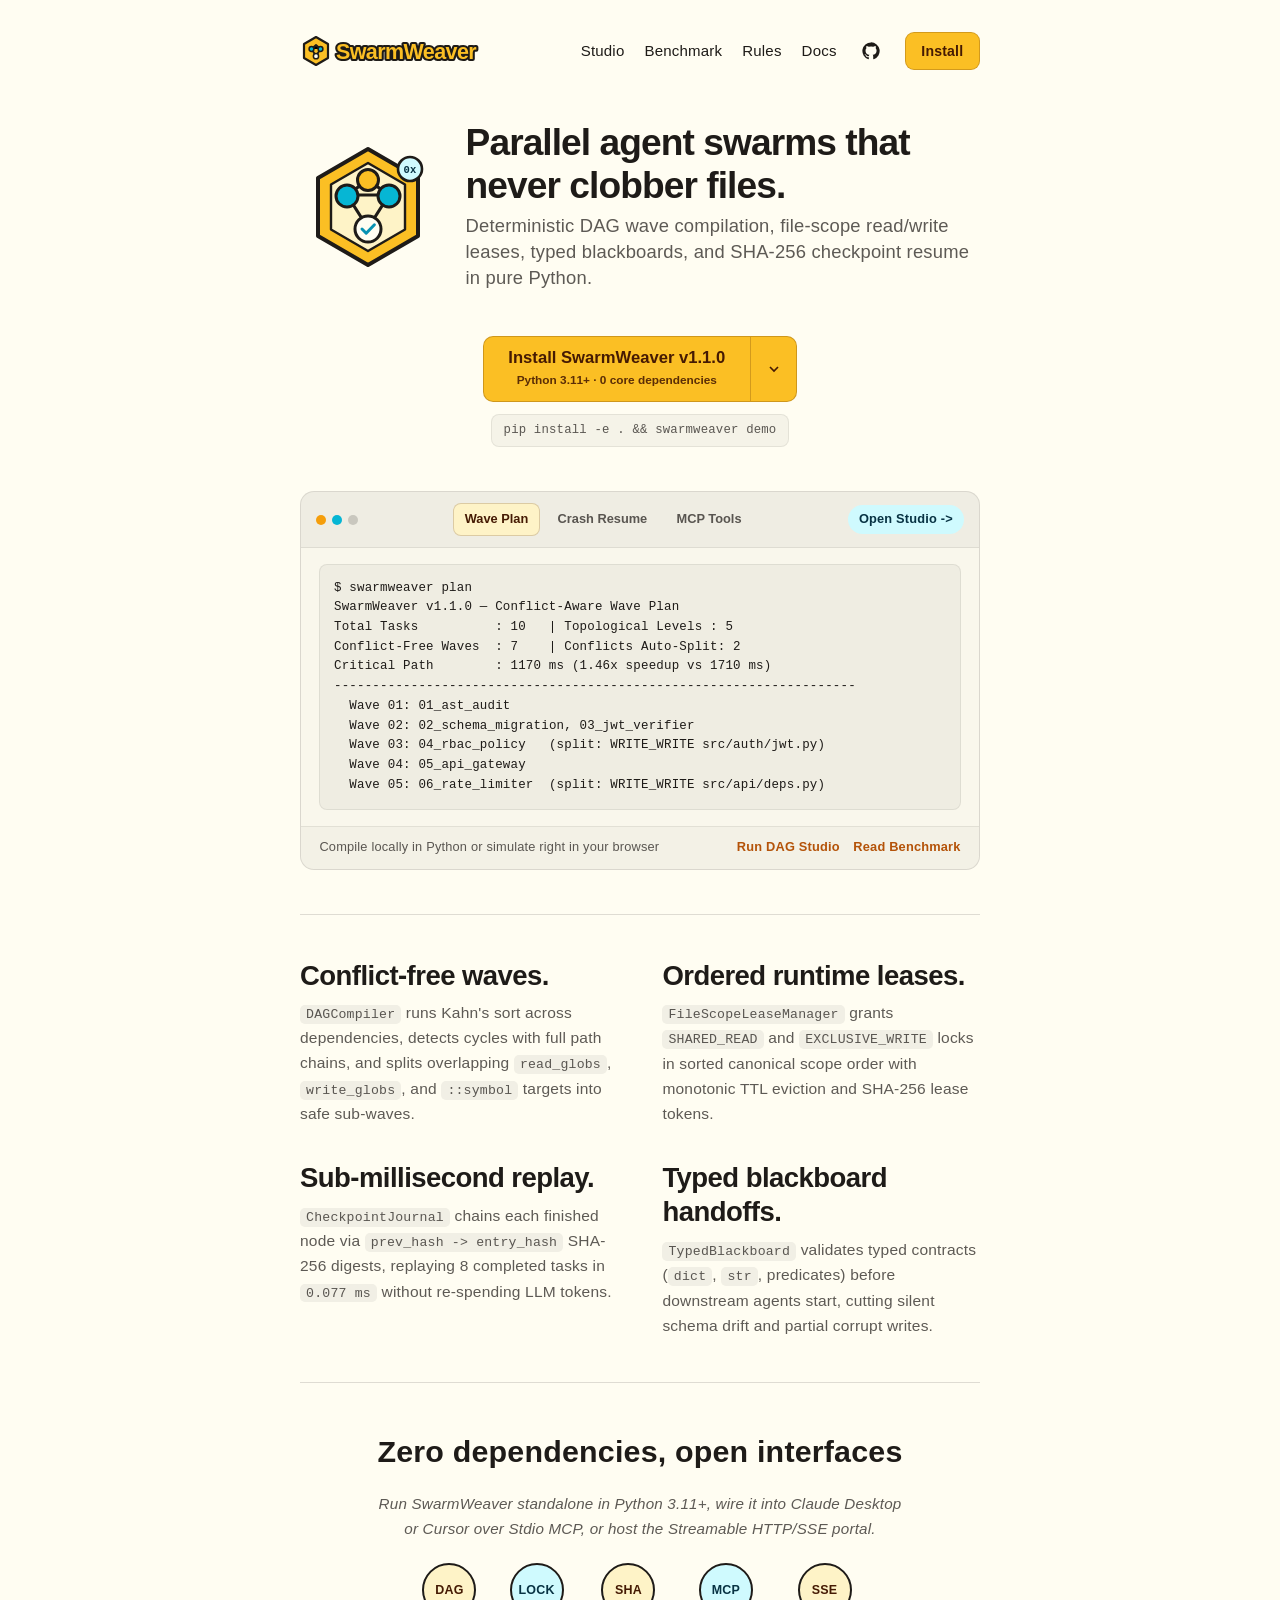
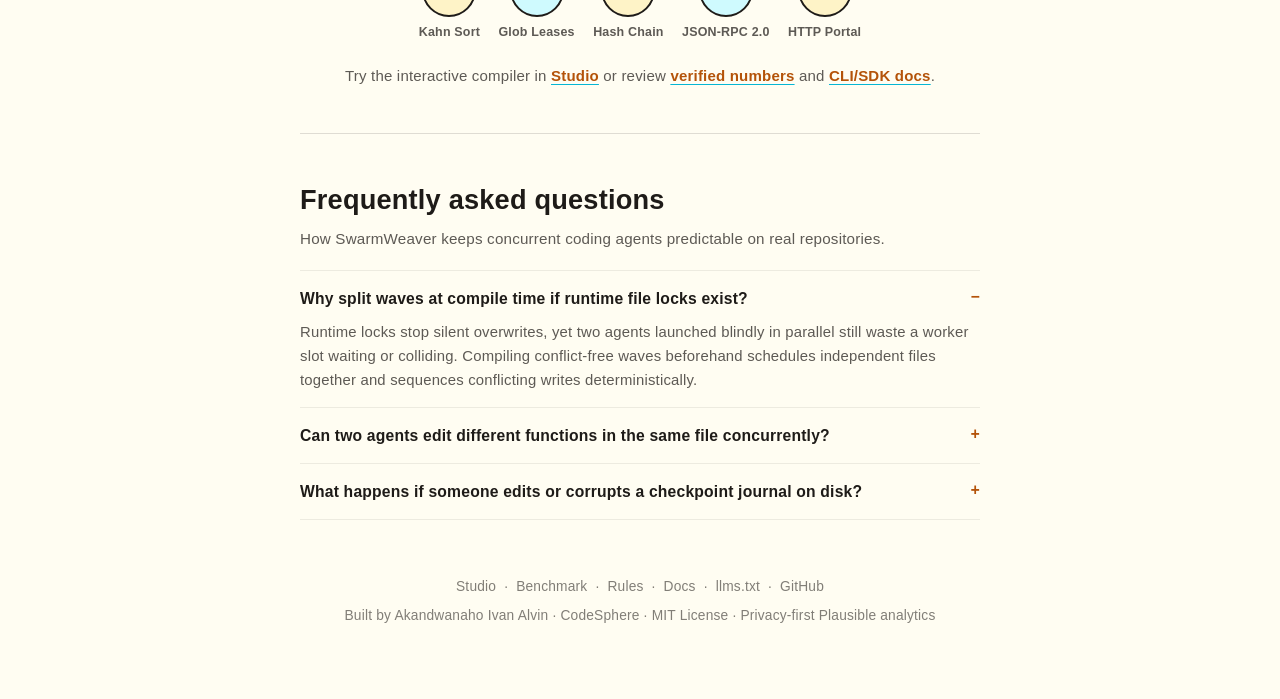
<file: website/index.html>
<!doctype html>
<html lang="en">
<head>
  <meta charset="utf-8">
  <meta name="viewport" content="width=device-width, initial-scale=1">
  <title>SwarmWeaver — Deterministic Multi-Agent DAG Orchestrator &amp; Lease Guard</title>
  <meta name="description" content="Compile parallel multi-agent DAG waves without file collisions, typed blackboard drift, or lost crash checkpoints in 0.999 ms.">
  <meta name="keywords" content="SwarmWeaver, multi-agent DAG orchestrator, file-scope lease lock, SHA-256 checkpoint resume, typed blackboard, MCP server, Python">
  <link rel="canonical" href="https://codesphere-u.github.io/swarmweaver/">
  <link rel="icon" type="image/svg+xml" href="favicon.svg">
  <link rel="manifest" href="manifest.webmanifest">
  <meta name="theme-color" content="#fbbf24">

  <meta property="og:type" content="website">
  <meta property="og:title" content="SwarmWeaver — Conflict-Free Multi-Agent DAG Orchestrator">
  <meta property="og:description" content="Compile 200-task DAG waves in 0.999 ms P50, block 100% of file-edit race conditions, and replay crashed agents for 0 extra tokens.">
  <meta property="og:url" content="https://codesphere-u.github.io/swarmweaver/">
  <meta property="og:image" content="https://codesphere-u.github.io/swarmweaver/og-image.svg">
  <meta property="og:image:alt" content="SwarmWeaver v1.1.0 Golden Amber hexagonal loom mascot and benchmark metrics">

  <meta name="twitter:card" content="summary_large_image">
  <meta name="twitter:title" content="SwarmWeaver — Deterministic Multi-Agent DAG &amp; Checkpoint Engine">
  <meta name="twitter:description" content="Zero-dependency Python 3.11+ DAG wave compiler, file-scope lease guard, SHA-256 checkpoint journal, and MCP server.">
  <meta name="twitter:image" content="https://codesphere-u.github.io/swarmweaver/og-image.svg">

  <link rel="stylesheet" href="styles.css">
  <script type="application/ld+json">
  {
    "@context": "https://schema.org",
    "@graph": [
      {
        "@type": "Organization",
        "@id": "https://codesphere-u.github.io/swarmweaver/#org",
        "name": "CodeSphere",
        "url": "https://github.com/codesphere-u",
        "founder": {
          "@type": "Person",
          "@id": "https://codesphere-u.github.io/swarmweaver/#founder",
          "name": "Akandwanaho Ivan Alvin",
          "url": "https://github.com/codesphere-u"
        }
      },
      {
        "@type": "WebSite",
        "@id": "https://codesphere-u.github.io/swarmweaver/#website",
        "url": "https://codesphere-u.github.io/swarmweaver/",
        "name": "SwarmWeaver",
        "publisher": { "@id": "https://codesphere-u.github.io/swarmweaver/#org" }
      },
      {
        "@type": "SoftwareApplication",
        "@id": "https://codesphere-u.github.io/swarmweaver/#software",
        "name": "SwarmWeaver",
        "applicationCategory": "DeveloperApplication",
        "operatingSystem": "macOS, Linux, Windows",
        "softwareVersion": "1.1.0",
        "license": "https://opensource.org/license/mit",
        "url": "https://codesphere-u.github.io/swarmweaver/",
        "downloadUrl": "https://github.com/codesphere-u/swarmweaver/releases/tag/v1.1.0",
        "publisher": { "@id": "https://codesphere-u.github.io/swarmweaver/#org" },
        "offers": {
          "@type": "Offer",
          "price": "0",
          "priceCurrency": "USD",
          "availability": "https://schema.org/InStock"
        },
        "featureList": [
          "Topological DAG compilation with automatic WRITE_WRITE and READ_WRITE glob splitting",
          "Deadlock-free SHARED_READ and EXCLUSIVE_WRITE FileScopeLeaseManager with TTL and SHA-256 lease tokens",
          "SHA-256 hash-chained CheckpointJournal with 0.00752 ms/node zero-token crash replay",
          "TypedBlackboard contract verification and JSON-RPC 2.0 Stdio + Streamable HTTP/SSE MCP Server"
        ]
      },
      {
        "@type": "FAQPage",
        "mainEntity": [
          {
            "@type": "Question",
            "name": "How does SwarmWeaver stop parallel agents from overwriting the same file?",
            "acceptedAnswer": {
              "@type": "Answer",
              "text": "At compile time, DAGCompiler builds an intra-level conflict graph across normalized read_globs, write_globs, and ::symbol scopes, then colors conflicting tasks into sequential sub-waves. At runtime, FileScopeLeaseManager enforces SHARED_READ and EXCLUSIVE_WRITE locks in sorted canonical order."
            }
          },
          {
            "@type": "Question",
            "name": "How much token cost does CheckpointJournal save on mid-workflow crashes?",
            "acceptedAnswer": {
              "@type": "Answer",
              "text": "Across the 20-workflow crash recovery benchmark at 70% progress, SHA-256 hash-chained replay saves 70.0% of tokens (140,000 tokens saved) at 0.00752 ms/node without re-invoking completed agents."
            }
          },
          {
            "@type": "Question",
            "name": "Does SwarmWeaver require Redis, Postgres, or external Python dependencies?",
            "acceptedAnswer": {
              "@type": "Answer",
              "text": "No. The core package (models, DAGCompiler, FileScopeLeaseManager, CheckpointJournal, TypedBlackboard, SwarmOrchestrator, CLI, Stdio MCP server, and HTTP server) uses pure Python 3.11+ standard library with zero runtime dependencies."
            }
          }
        ]
      }
    ]
  }
  </script>
</head>
<body data-analytics="plausible">
  <div class="page-col">
    <header class="site-header">
      <a class="brand-link" href="index.html" aria-label="SwarmWeaver Home">
        <svg class="brand-wordmark-svg" viewBox="0 0 196 36" width="196" height="36" role="img" aria-label="SwarmWeaver">
          <path d="M16 4L28 11v14l-12 7-12-7V11L16 4Z" fill="#fbbf24" stroke="#1e1b18" stroke-width="2.2" stroke-linejoin="round"/>
          <path d="M11.5 16L16 12l4.5 4M11.5 16L16 23M20.5 16L16 23" stroke="#1e1b18" stroke-width="1.9" stroke-linecap="round" stroke-linejoin="round"/>
          <circle cx="11.5" cy="16" r="2.4" fill="#06b6d4" stroke="#1e1b18" stroke-width="1.5"/>
          <circle cx="20.5" cy="16" r="2.4" fill="#06b6d4" stroke="#1e1b18" stroke-width="1.5"/>
          <circle cx="16" cy="23.2" r="2.6" fill="#fffdf2" stroke="#1e1b18" stroke-width="1.5"/>
          <text x="36" y="25.5" font-family="-apple-system, BlinkMacSystemFont, 'Segoe UI', Roboto, sans-serif" font-size="21.5" font-weight="800" letter-spacing="-0.6" fill="none" stroke="#1e1b18" stroke-width="4.2" stroke-linejoin="round">SwarmWeaver</text>
          <text x="36" y="25.5" font-family="-apple-system, BlinkMacSystemFont, 'Segoe UI', Roboto, sans-serif" font-size="21.5" font-weight="800" letter-spacing="-0.6" fill="#fbbf24">SwarmWeaver</text>
        </svg>
      </a>
      <nav class="header-nav" aria-label="Primary navigation">
        <a href="studio.html">Studio</a>
        <a href="proof.html">Benchmark</a>
        <a href="rules.html">Rules</a>
        <a href="docs.html">Docs</a>
        <a class="icon-link" href="https://github.com/codesphere-u/swarmweaver" aria-label="SwarmWeaver on GitHub">
          <svg width="18" height="18" viewBox="0 0 24 24" fill="currentColor" aria-hidden="true"><path d="M12 .5a11.5 11.5 0 0 0-3.64 22.41c.58.11.79-.25.79-.56v-2c-3.2.7-3.87-1.54-3.87-1.54-.52-1.33-1.28-1.69-1.28-1.69-1.05-.72.08-.7.08-.7 1.16.08 1.77 1.2 1.77 1.2 1.03 1.77 2.7 1.26 3.36.96.1-.75.4-1.26.73-1.55-2.55-.29-5.24-1.28-5.24-5.68 0-1.25.45-2.28 1.19-3.08-.12-.29-.52-1.46.11-3.05 0 0 .97-.31 3.17 1.18a10.9 10.9 0 0 1 5.78 0c2.2-1.49 3.17-1.18 3.17-1.18.63 1.59.23 2.76.11 3.05.74.8 1.19 1.83 1.19 3.08 0 4.41-2.69 5.39-5.25 5.67.41.36.78 1.06.78 2.14v3.17c0 .31.21.68.8.56A11.5 11.5 0 0 0 12 .5Z"/></svg>
        </a>
        <a class="nav-pill" href="docs.html#install">Install</a>
      </nav>
    </header>

    <main>
      <section class="hero-duo" aria-label="SwarmWeaver introduction">
        <div class="mascot-wrap">
          <svg viewBox="0 0 136 136" width="136" height="136" role="img" aria-label="SwarmWeaver Hexagonal DAG Loom Mascot">
            <path d="M68 10L118 39v58L68 126 18 97V39L68 10Z" fill="#fbbf24" stroke="#1e1b18" stroke-width="4" stroke-linejoin="round"/>
            <path d="M68 24L105 45.5v45L68 112 31 90.5v-45L68 24Z" fill="#fef3c7" stroke="#1e1b18" stroke-width="2.4" stroke-linejoin="round"/>
            <path d="M47 56L68 41L89 56M47 56L68 89M89 56L68 89M47 56H89" stroke="#1e1b18" stroke-width="3.2" stroke-linecap="round" stroke-linejoin="round" fill="none"/>
            <circle cx="68" cy="41" r="10.5" fill="#fbbf24" stroke="#1e1b18" stroke-width="3"/>
            <circle cx="47" cy="57" r="11" fill="#06b6d4" stroke="#1e1b18" stroke-width="3"/>
            <circle cx="89" cy="57" r="11" fill="#06b6d4" stroke="#1e1b18" stroke-width="3"/>
            <circle cx="68" cy="90" r="13" fill="#fffdf2" stroke="#1e1b18" stroke-width="3"/>
            <path d="M62 90l4.2 4.2 8.2-8.4" stroke="#0891b2" stroke-width="3" stroke-linecap="round" stroke-linejoin="round" fill="none"/>
            <circle cx="110" cy="30" r="12" fill="#cffafe" stroke="#1e1b18" stroke-width="2.6"/>
            <text x="110" y="34" text-anchor="middle" font-family="ui-monospace, Menlo, monospace" font-size="10.5" font-weight="800" fill="#083344">0x</text>
          </svg>
        </div>
        <div class="hero-copy">
          <h1>Parallel agent swarms that never clobber files.</h1>
          <p class="hero-sub">Deterministic DAG wave compilation, file-scope read/write leases, typed blackboards, and SHA-256 checkpoint resume in pure Python.</p>
        </div>
      </section>

      <section class="cta-area" aria-label="Install options">
        <div class="split-btn-group">
          <button class="split-main" type="button" id="heroCopyBtn">
            <strong>Install SwarmWeaver v1.1.0</strong>
            <span>Python 3.11+ · 0 core dependencies</span>
          </button>
          <button class="split-caret" type="button" id="heroToggleBtn" aria-expanded="false" aria-controls="heroPopover" aria-label="Toggle install command methods">
            <svg width="16" height="16" viewBox="0 0 24 24" fill="none" stroke="currentColor" stroke-width="2.5"><path d="m6 9 6 6 6-6"/></svg>
          </button>
        </div>
        <div class="cmd-caption" id="heroCmdPreview">pip install -e . &amp;&amp; swarmweaver demo</div>

        <div class="cta-popover" id="heroPopover" role="region" aria-label="Alternative install commands">
          <div class="pop-tabs" role="tablist">
            <button class="pop-tab active" type="button" data-pop-cmd="pip install -e . && swarmweaver demo">pip + demo</button>
            <button class="pop-tab" type="button" data-pop-cmd="swarmweaver plan && swarmweaver benchmark">plan + bench</button>
            <button class="pop-tab" type="button" data-pop-cmd="swarmweaver mcp">MCP Stdio</button>
            <button class="pop-tab" type="button" data-pop-cmd="swarmweaver serve-http --port 8000">HTTP Portal</button>
          </div>
          <div class="pop-cmd">
            <code id="popCmdCode">pip install -e . &amp;&amp; swarmweaver demo</code>
            <button class="copy-icon-btn" type="button" id="popCopyBtn" aria-label="Copy selected command">
              <svg width="15" height="15" viewBox="0 0 24 24" fill="none" stroke="currentColor" stroke-width="2"><rect x="9" y="9" width="13" height="13" rx="2"/><path d="M5 15H4a2 2 0 0 1-2-2V4a2 2 0 0 1 2-2h9a2 2 0 0 1 2 2v1"/></svg>
            </button>
          </div>
        </div>
      </section>

      <section class="preview-frame" aria-label="Interactive SwarmWeaver workflow preview">
        <div class="frame-bar">
          <div class="dots" aria-hidden="true"><span></span><span></span><span></span></div>
          <div class="frame-tabs" role="tablist">
            <button class="frame-tab active" type="button" data-preview-tab="plan">Wave Plan</button>
            <button class="frame-tab" type="button" data-preview-tab="resume">Crash Resume</button>
            <button class="frame-tab" type="button" data-preview-tab="mcp">MCP Tools</button>
          </div>
          <a class="frame-open-link" href="studio.html">Open Studio -&gt;</a>
        </div>
        <div class="preview-body">
          <pre class="code-block" id="homePreviewCode">$ swarmweaver plan
SwarmWeaver v1.1.0 — Conflict-Aware Wave Plan
Total Tasks          : 10   | Topological Levels : 5
Conflict-Free Waves  : 7    | Conflicts Auto-Split: 2
Critical Path        : 1170 ms (1.46x speedup vs 1710 ms)
--------------------------------------------------------------------
  Wave 01: 01_ast_audit
  Wave 02: 02_schema_migration, 03_jwt_verifier
  Wave 03: 04_rbac_policy   (split: WRITE_WRITE src/auth/jwt.py)
  Wave 04: 05_api_gateway
  Wave 05: 06_rate_limiter  (split: WRITE_WRITE src/api/deps.py)</pre>
        </div>
        <div class="preview-foot">
          <span>Compile locally in Python or simulate right in your browser</span>
          <div class="preview-foot-links">
            <a href="studio.html">Run DAG Studio</a>
            <a href="proof.html">Read Benchmark</a>
          </div>
        </div>
      </section>

      <hr class="hairline">

      <section class="editorial-grid" aria-label="Core orchestration capabilities">
        <div>
          <h2>Conflict-free waves.</h2>
          <p><code>DAGCompiler</code> runs Kahn's sort across dependencies, detects cycles with full path chains, and splits overlapping <code>read_globs</code>, <code>write_globs</code>, and <code>::symbol</code> targets into safe sub-waves.</p>
        </div>
        <div>
          <h2>Ordered runtime leases.</h2>
          <p><code>FileScopeLeaseManager</code> grants <code>SHARED_READ</code> and <code>EXCLUSIVE_WRITE</code> locks in sorted canonical scope order with monotonic TTL eviction and SHA-256 lease tokens.</p>
        </div>
        <div>
          <h2>Sub-millisecond replay.</h2>
          <p><code>CheckpointJournal</code> chains each finished node via <code>prev_hash -&gt; entry_hash</code> SHA-256 digests, replaying 8 completed tasks in <code>0.077 ms</code> without re-spending LLM tokens.</p>
        </div>
        <div>
          <h2>Typed blackboard handoffs.</h2>
          <p><code>TypedBlackboard</code> validates typed contracts (<code>dict</code>, <code>str</code>, predicates) before downstream agents start, cutting silent schema drift and partial corrupt writes.</p>
        </div>
      </section>

      <hr class="hairline">

      <section class="ecosystem-section" aria-label="Standards and runtime integrations">
        <h2>Zero dependencies, open interfaces</h2>
        <p class="ecosystem-sub">Run SwarmWeaver standalone in Python 3.11+, wire it into Claude Desktop or Cursor over Stdio MCP, or host the Streamable HTTP/SSE portal.</p>
        <div class="eco-badges">
          <div class="eco-item">
            <div class="eco-circle" aria-hidden="true">DAG</div>
            <span>Kahn Sort</span>
          </div>
          <div class="eco-item">
            <div class="eco-circle" aria-hidden="true">LOCK</div>
            <span>Glob Leases</span>
          </div>
          <div class="eco-item">
            <div class="eco-circle" aria-hidden="true">SHA</div>
            <span>Hash Chain</span>
          </div>
          <div class="eco-item">
            <div class="eco-circle" aria-hidden="true">MCP</div>
            <span>JSON-RPC 2.0</span>
          </div>
          <div class="eco-item">
            <div class="eco-circle" aria-hidden="true">SSE</div>
            <span>HTTP Portal</span>
          </div>
        </div>
        <p class="inline-cta-links">Try the interactive compiler in <a href="studio.html">Studio</a> or review <a href="proof.html">verified numbers</a> and <a href="docs.html">CLI/SDK docs</a>.</p>
      </section>

      <hr class="hairline">

      <section aria-label="Frequently asked questions">
        <h2 class="sec-title">Frequently asked questions</h2>
        <p class="sec-sub">How SwarmWeaver keeps concurrent coding agents predictable on real repositories.</p>
        <div class="faq-stack">
          <details class="faq-item" open>
            <summary>Why split waves at compile time if runtime file locks exist?</summary>
            <p>Runtime locks stop silent overwrites, yet two agents launched blindly in parallel still waste a worker slot waiting or colliding. Compiling conflict-free waves beforehand schedules independent files together and sequences conflicting writes deterministically.</p>
          </details>
          <details class="faq-item">
            <summary>Can two agents edit different functions in the same file concurrently?</summary>
            <p>Yes. When both tasks narrow their scope using symbol qualifiers such as <code>src/auth/jwt.py::verify_token</code> and <code>src/auth/jwt.py::rotate_keys</code>, normalized scope intersection treats them as disjoint symbol locks.</p>
          </details>
          <details class="faq-item">
            <summary>What happens if someone edits or corrupts a checkpoint journal on disk?</summary>
            <p><code>swarmweaver verify-journal</code> and <code>CheckpointJournal.verify_integrity()</code> recompute every canonical SHA-256 link against <code>prev_hash</code> and flag the exact <code>tampered_sequence</code> record.</p>
          </details>
        </div>
      </section>
    </main>

    <footer class="site-footer">
      <div class="footer-links">
        <a href="studio.html">Studio</a>
        <span>·</span>
        <a href="proof.html">Benchmark</a>
        <span>·</span>
        <a href="rules.html">Rules</a>
        <span>·</span>
        <a href="docs.html">Docs</a>
        <span>·</span>
        <a href="llms.txt">llms.txt</a>
        <span>·</span>
        <a href="https://github.com/codesphere-u/swarmweaver">GitHub</a>
      </div>
      <div>Built by Akandwanaho Ivan Alvin · CodeSphere · MIT License · Privacy-first Plausible analytics</div>
    </footer>
  </div>

  <div class="toast" id="toast" role="status" aria-live="polite"></div>
  <script src="app.js"></script>
</body>
</html>
</file>
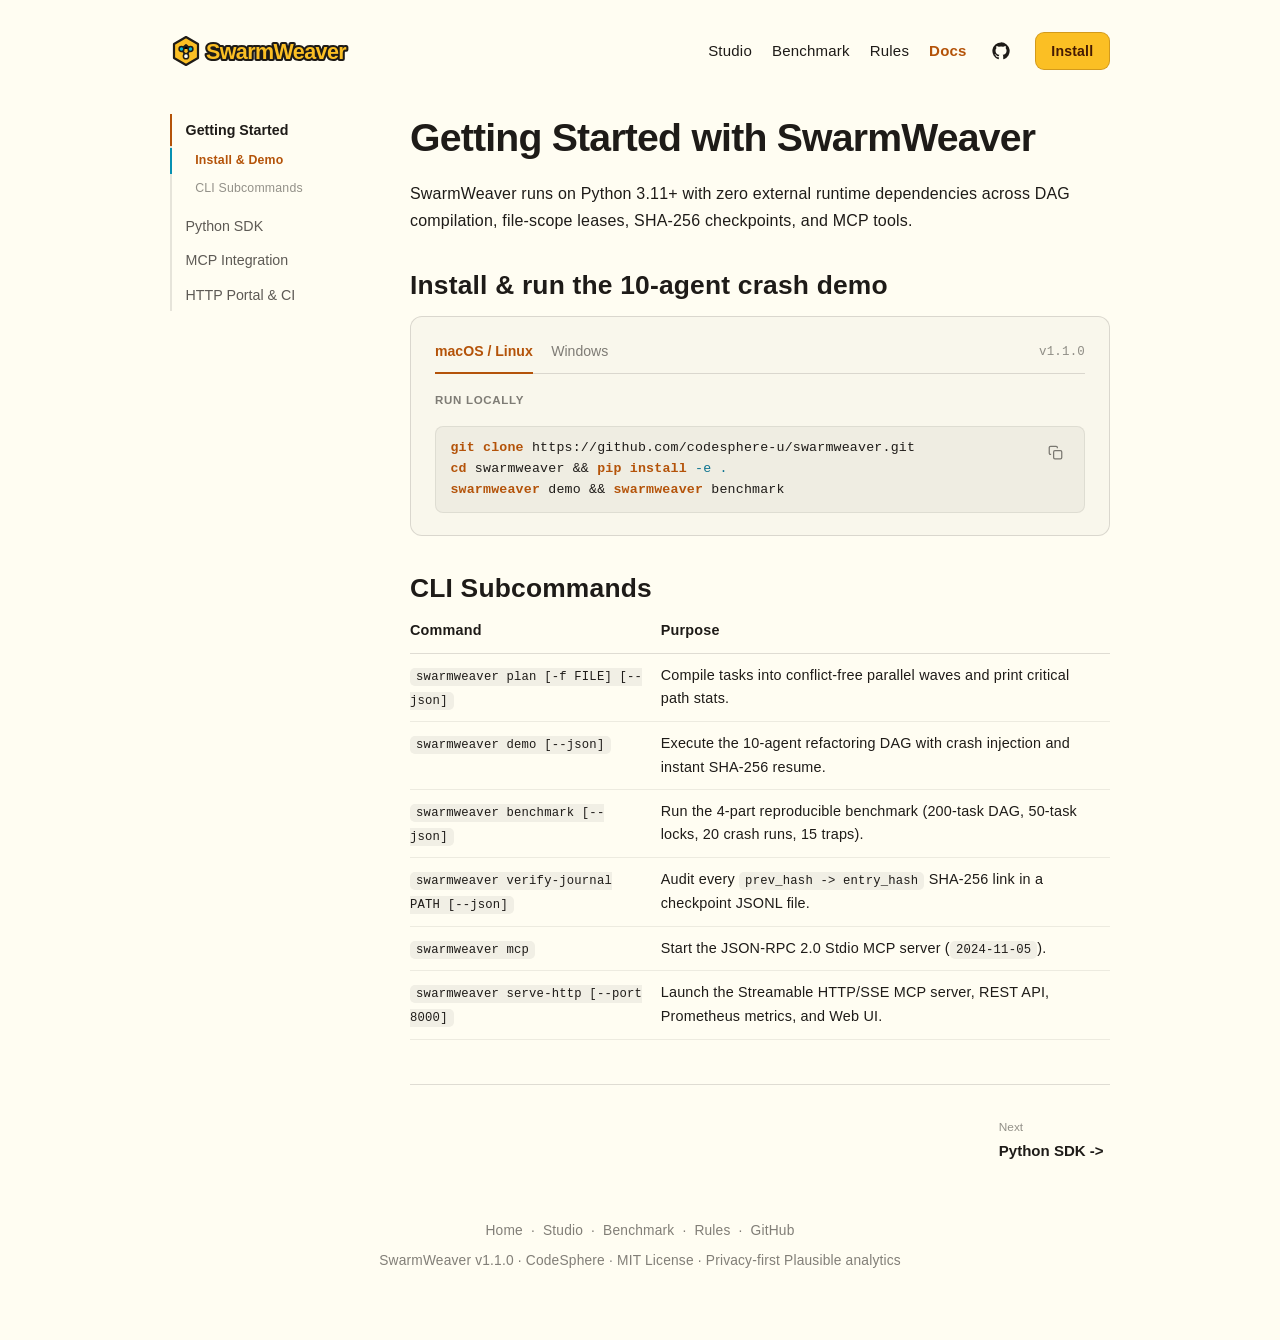
<file: website/docs.html>
<!doctype html>
<html lang="en">
<head>
  <meta charset="utf-8">
  <meta name="viewport" content="width=device-width, initial-scale=1">
  <title>Documentation — SwarmWeaver CLI, Python SDK, MCP &amp; Checkpoints</title>
  <meta name="description" content="Install SwarmWeaver with zero core dependencies, run CLI demos, use the Python SDK, connect MCP tools, and serve HTTP/SSE.">
  <link rel="canonical" href="https://codesphere-u.github.io/swarmweaver/docs.html">
  <link rel="icon" type="image/svg+xml" href="favicon.svg">
  <link rel="manifest" href="manifest.webmanifest">
  <meta name="theme-color" content="#fbbf24">

  <meta property="og:type" content="article">
  <meta property="og:title" content="SwarmWeaver v1.1.0 Docs — CLI, Python SDK, Leases &amp; MCP Server">
  <meta property="og:description" content="Complete installation, Python SwarmOrchestrator examples, CheckpointJournal verification, and HTTP/SSE MCP guide.">
  <meta property="og:url" content="https://codesphere-u.github.io/swarmweaver/docs.html">
  <meta property="og:image" content="https://codesphere-u.github.io/swarmweaver/og-image.svg">

  <link rel="stylesheet" href="styles.css">
  <script type="application/ld+json">
  {
    "@context": "https://schema.org",
    "@type": "TechArticle",
    "headline": "SwarmWeaver v1.1.0 Documentation",
    "url": "https://codesphere-u.github.io/swarmweaver/docs.html",
    "author": { "@id": "https://codesphere-u.github.io/swarmweaver/#org" },
    "isPartOf": { "@id": "https://codesphere-u.github.io/swarmweaver/#website" }
  }
  </script>
</head>
<body data-analytics="plausible">
  <div class="page-col page-col-docs">
    <header class="site-header">
      <a class="brand-link" href="index.html" aria-label="SwarmWeaver Home">
        <svg class="brand-wordmark-svg" viewBox="0 0 196 36" width="196" height="36" role="img" aria-label="SwarmWeaver">
          <path d="M16 4L28 11v14l-12 7-12-7V11L16 4Z" fill="#fbbf24" stroke="#1e1b18" stroke-width="2.2" stroke-linejoin="round"/>
          <path d="M11.5 16L16 12l4.5 4M11.5 16L16 23M20.5 16L16 23" stroke="#1e1b18" stroke-width="1.9" stroke-linecap="round" stroke-linejoin="round"/>
          <circle cx="11.5" cy="16" r="2.4" fill="#06b6d4" stroke="#1e1b18" stroke-width="1.5"/>
          <circle cx="20.5" cy="16" r="2.4" fill="#06b6d4" stroke="#1e1b18" stroke-width="1.5"/>
          <circle cx="16" cy="23.2" r="2.6" fill="#fffdf2" stroke="#1e1b18" stroke-width="1.5"/>
          <text x="36" y="25.5" font-family="-apple-system, BlinkMacSystemFont, 'Segoe UI', Roboto, sans-serif" font-size="21.5" font-weight="800" letter-spacing="-0.6" fill="none" stroke="#1e1b18" stroke-width="4.2" stroke-linejoin="round">SwarmWeaver</text>
          <text x="36" y="25.5" font-family="-apple-system, BlinkMacSystemFont, 'Segoe UI', Roboto, sans-serif" font-size="21.5" font-weight="800" letter-spacing="-0.6" fill="#fbbf24">SwarmWeaver</text>
        </svg>
      </a>
      <nav class="header-nav" aria-label="Primary navigation">
        <a href="studio.html">Studio</a>
        <a href="proof.html">Benchmark</a>
        <a href="rules.html">Rules</a>
        <a class="active" href="docs.html">Docs</a>
        <a class="icon-link" href="https://github.com/codesphere-u/swarmweaver" aria-label="SwarmWeaver on GitHub">
          <svg width="18" height="18" viewBox="0 0 24 24" fill="currentColor" aria-hidden="true"><path d="M12 .5a11.5 11.5 0 0 0-3.64 22.41c.58.11.79-.25.79-.56v-2c-3.2.7-3.87-1.54-3.87-1.54-.52-1.33-1.28-1.69-1.28-1.69-1.05-.72.08-.7.08-.7 1.16.08 1.77 1.2 1.77 1.2 1.03 1.77 2.7 1.26 3.36.96.1-.75.4-1.26.73-1.55-2.55-.29-5.24-1.28-5.24-5.68 0-1.25.45-2.28 1.19-3.08-.12-.29-.52-1.46.11-3.05 0 0 .97-.31 3.17 1.18a10.9 10.9 0 0 1 5.78 0c2.2-1.49 3.17-1.18 3.17-1.18.63 1.59.23 2.76.11 3.05.74.8 1.19 1.83 1.19 3.08 0 4.41-2.69 5.39-5.25 5.67.41.36.78 1.06.78 2.14v3.17c0 .31.21.68.8.56A11.5 11.5 0 0 0 12 .5Z"/></svg>
        </a>
        <a class="nav-pill" href="docs.html#install">Install</a>
      </nav>
    </header>

    <main>
      <div class="docs-mobile-nav" role="navigation" aria-label="Documentation topics">
        <button class="docs-mobile-chip active" type="button" data-doc-target="install">Install &amp; CLI</button>
        <button class="docs-mobile-chip" type="button" data-doc-target="sdk">Python SDK</button>
        <button class="docs-mobile-chip" type="button" data-doc-target="mcp">MCP Server</button>
        <button class="docs-mobile-chip" type="button" data-doc-target="http">HTTP Portal</button>
      </div>

      <div class="docs-layout">
        <aside class="docs-sidebar" aria-label="Documentation sections">
          <ul class="docs-rail">
            <li class="doc-nav-item">
              <button class="doc-nav-link active" type="button" data-doc-target="install">Getting Started</button>
              <ul class="doc-subrail open" data-doc-subrail="install">
                <li><a class="doc-sub-link active" href="#install-cli">Install &amp; Demo</a></li>
                <li><a class="doc-sub-link" href="#cli-verbs">CLI Subcommands</a></li>
              </ul>
            </li>
            <li class="doc-nav-item">
              <button class="doc-nav-link" type="button" data-doc-target="sdk">Python SDK</button>
              <ul class="doc-subrail" data-doc-subrail="sdk">
                <li><a class="doc-sub-link" href="#orchestrator-api">SwarmOrchestrator</a></li>
                <li><a class="doc-sub-link" href="#journal-api">CheckpointJournal</a></li>
              </ul>
            </li>
            <li class="doc-nav-item">
              <button class="doc-nav-link" type="button" data-doc-target="mcp">MCP Integration</button>
              <ul class="doc-subrail" data-doc-subrail="mcp">
                <li><a class="doc-sub-link" href="#mcp-tools">Tools &amp; Resources</a></li>
                <li><a class="doc-sub-link" href="#mcp-prompts">Prompts</a></li>
              </ul>
            </li>
            <li class="doc-nav-item">
              <button class="doc-nav-link" type="button" data-doc-target="http">HTTP Portal &amp; CI</button>
              <ul class="doc-subrail" data-doc-subrail="http">
                <li><a class="doc-sub-link" href="#rest-endpoints">REST Endpoints</a></li>
                <li><a class="doc-sub-link" href="#ci-checks">CI Quality Gate</a></li>
              </ul>
            </li>
          </ul>
        </aside>

        <article class="doc-content">
          <section class="doc-section" data-doc-section="install" id="install">
            <h1>Getting Started with SwarmWeaver</h1>
            <p>SwarmWeaver runs on Python 3.11+ with zero external runtime dependencies across DAG compilation, file-scope leases, SHA-256 checkpoints, and MCP tools.</p>

            <h2 id="install-cli">Install &amp; run the 10-agent crash demo</h2>
            <div class="handy-card">
              <div class="handy-tabs-bar">
                <div class="handy-tabs" role="tablist">
                  <button class="handy-tab active" type="button" data-doc-os="mac">macOS / Linux</button>
                  <button class="handy-tab" type="button" data-doc-os="win">Windows</button>
                </div>
                <span class="version-tag">v1.1.0</span>
              </div>
              <p class="eyebrow-label">Run locally</p>
              <div class="doc-codeblock" style="margin-bottom: 0;">
                <pre id="docOsCode"><span class="syn-cmd">git clone</span> https://github.com/codesphere-u/swarmweaver.git
<span class="syn-cmd">cd</span> swarmweaver &amp;&amp; <span class="syn-cmd">pip install</span> <span class="syn-arg">-e .</span>
<span class="syn-cmd">swarmweaver</span> demo &amp;&amp; <span class="syn-cmd">swarmweaver</span> benchmark</pre>
                <button class="copy-icon-btn" type="button" id="docOsCopyBtn" aria-label="Copy install snippet">
                  <svg width="15" height="15" viewBox="0 0 24 24" fill="none" stroke="currentColor" stroke-width="2"><rect x="9" y="9" width="13" height="13" rx="2"/><path d="M5 15H4a2 2 0 0 1-2-2V4a2 2 0 0 1 2-2h9a2 2 0 0 1 2 2v1"/></svg>
                </button>
              </div>
            </div>

            <h2 id="cli-verbs">CLI Subcommands</h2>
            <div class="doc-table-wrap">
              <table class="doc-table">
                <thead>
                  <tr><th>Command</th><th>Purpose</th></tr>
                </thead>
                <tbody>
                  <tr><td><code>swarmweaver plan [-f FILE] [--json]</code></td><td>Compile tasks into conflict-free parallel waves and print critical path stats.</td></tr>
                  <tr><td><code>swarmweaver demo [--json]</code></td><td>Execute the 10-agent refactoring DAG with crash injection and instant SHA-256 resume.</td></tr>
                  <tr><td><code>swarmweaver benchmark [--json]</code></td><td>Run the 4-part reproducible benchmark (200-task DAG, 50-task locks, 20 crash runs, 15 traps).</td></tr>
                  <tr><td><code>swarmweaver verify-journal PATH [--json]</code></td><td>Audit every <code>prev_hash -&gt; entry_hash</code> SHA-256 link in a checkpoint JSONL file.</td></tr>
                  <tr><td><code>swarmweaver mcp</code></td><td>Start the JSON-RPC 2.0 Stdio MCP server (<code>2024-11-05</code>).</td></tr>
                  <tr><td><code>swarmweaver serve-http [--port 8000]</code></td><td>Launch the Streamable HTTP/SSE MCP server, REST API, Prometheus metrics, and Web UI.</td></tr>
                </tbody>
              </table>
            </div>
            <div class="doc-pagination">
              <button class="page-step-btn next" type="button" data-doc-jump="sdk">
                <small>Next</small>
                <strong>Python SDK -&gt;</strong>
              </button>
            </div>
          </section>

          <section class="doc-section" data-doc-section="sdk" id="sdk" hidden>
            <h1>Python SDK</h1>
            <p>Import <code>SwarmOrchestrator</code>, <code>TaskSpec</code>, and <code>CheckpointJournal</code> directly to schedule parallel Python or LLM agent tasks.</p>

            <h2 id="orchestrator-api">SwarmOrchestrator &amp; TaskSpec</h2>
            <div class="doc-codeblock">
              <pre>from swarmweaver import SwarmOrchestrator, TaskSpec

tasks = [
    TaskSpec("audit", "Scan AST", read_globs=["src/**/*.py"], output_contract=["inv:dict"]),
    TaskSpec("jwt", "Fix JWT", depends_on=["audit"], write_globs=["src/auth/jwt.py"], input_contract=["inv:dict"]),
    TaskSpec("rbac", "Add RBAC", depends_on=["audit"], read_globs=["src/auth/jwt.py"], write_globs=["src/auth/jwt.py"]),
]

report = SwarmOrchestrator(tasks, journal_path=".swarmweaver/checkpoint.jsonl").run()
print(report.total_waves, report.conflicts_auto_split, report.tokens_saved_by_replay)</pre>
              <button class="copy-icon-btn" type="button" data-copy="from swarmweaver import SwarmOrchestrator, TaskSpec" aria-label="Copy Python import">
                <svg width="15" height="15" viewBox="0 0 24 24" fill="none" stroke="currentColor" stroke-width="2"><rect x="9" y="9" width="13" height="13" rx="2"/><path d="M5 15H4a2 2 0 0 1-2-2V4a2 2 0 0 1 2-2h9a2 2 0 0 1 2 2v1"/></svg>
              </button>
            </div>

            <h2 id="journal-api">CheckpointJournal Integrity</h2>
            <p>Each completed task appends a canonical JSON record chaining <code>prev_hash -&gt; entry_hash</code>. Call <code>CheckpointJournal(path).verify_integrity()</code> before resuming untrusted disks.</p>
            <div class="doc-pagination">
              <button class="page-step-btn" type="button" data-doc-jump="install">
                <small>Previous</small>
                <strong>&lt;- Getting Started</strong>
              </button>
              <button class="page-step-btn next" type="button" data-doc-jump="mcp">
                <small>Next</small>
                <strong>MCP Integration -&gt;</strong>
              </button>
            </div>
          </section>

          <section class="doc-section" data-doc-section="mcp" id="mcp" hidden>
            <h1>MCP Integration</h1>
            <p>Connect Claude Desktop, Cursor, or any JSON-RPC 2.0 MCP host to compile waves and audit journals without leaving your editor.</p>

            <h2 id="mcp-tools">Tools &amp; Resources</h2>
            <ul>
              <li><code>swarmweaver_plan_waves</code> — Compile candidate <code>TaskSpec</code> objects into parallel waves and critical-path metrics.</li>
              <li><code>swarmweaver_check_file_conflicts</code> — Test a parallel task batch for write/write or read/write glob intersections.</li>
              <li><code>swarmweaver_inspect_checkpoint</code> — Verify journal hash integrity and list resumable completed nodes.</li>
              <li><code>swarmweaver_run_benchmark</code> — Execute the full 4-axis benchmark suite and return JSON telemetry.</li>
              <li>Resources: <code>swarmweaver://workflow/demo-10-agent</code>, <code>swarmweaver://benchmark/summary</code>, <code>swarmweaver://dag/lease-conflict-rules</code>.</li>
            </ul>

            <h2 id="mcp-prompts">MCP Prompts</h2>
            <p>SwarmWeaver exposes <code>plan-safe-swarm</code>, <code>resolve-file-lease-conflict</code>, and <code>recover-crashed-workflow</code> prompt templates via <code>prompts/list</code>.</p>
            <div class="doc-pagination">
              <button class="page-step-btn" type="button" data-doc-jump="sdk">
                <small>Previous</small>
                <strong>&lt;- Python SDK</strong>
              </button>
              <button class="page-step-btn next" type="button" data-doc-jump="http">
                <small>Next</small>
                <strong>HTTP Portal &amp; CI -&gt;</strong>
              </button>
            </div>
          </section>

          <section class="doc-section" data-doc-section="http" id="http" hidden>
            <h1>HTTP Portal &amp; CI</h1>
            <p>Serve Streamable MCP, REST endpoints, Prometheus metrics, and the built-in browser DAG Workbench from one zero-dependency HTTP server.</p>

            <h2 id="rest-endpoints">REST &amp; Streamable MCP Endpoints</h2>
            <ul>
              <li><code>GET /health</code>, <code>GET /healthz</code>, <code>GET /readyz</code>, <code>GET /info</code></li>
              <li><code>GET /metrics</code> (Prometheus exposition or <code>?format=json</code>)</li>
              <li><code>POST /mcp</code> &amp; <code>GET /mcp</code> (Streamable HTTP JSON-RPC 2.0 and SSE)</li>
              <li><code>POST /api/plan</code>, <code>POST /api/conflicts</code>, <code>GET|POST /api/demo</code>, <code>GET|POST /api/benchmark</code></li>
            </ul>

            <h2 id="ci-checks">CI Quality Gate</h2>
            <div class="doc-codeblock">
              <pre><span class="syn-cmd">ruff check</span> .
<span class="syn-cmd">mypy</span> swarmweaver api scripts
<span class="syn-cmd">pytest</span> <span class="syn-arg">-v --cov=swarmweaver --cov-fail-under=90</span>
<span class="syn-cmd">python3</span> scripts/smoke_test.py</pre>
              <button class="copy-icon-btn" type="button" data-copy="ruff check . && mypy swarmweaver api scripts && pytest -v --cov=swarmweaver --cov-fail-under=90" aria-label="Copy CI gate command">
                <svg width="15" height="15" viewBox="0 0 24 24" fill="none" stroke="currentColor" stroke-width="2"><rect x="9" y="9" width="13" height="13" rx="2"/><path d="M5 15H4a2 2 0 0 1-2-2V4a2 2 0 0 1 2-2h9a2 2 0 0 1 2 2v1"/></svg>
              </button>
            </div>

            <div class="doc-pagination">
              <button class="page-step-btn" type="button" data-doc-jump="mcp">
                <small>Previous</small>
                <strong>&lt;- MCP Integration</strong>
              </button>
            </div>
          </section>
        </article>
      </div>
    </main>

    <footer class="site-footer">
      <div class="footer-links">
        <a href="index.html">Home</a>
        <span>·</span>
        <a href="studio.html">Studio</a>
        <span>·</span>
        <a href="proof.html">Benchmark</a>
        <span>·</span>
        <a href="rules.html">Rules</a>
        <span>·</span>
        <a href="https://github.com/codesphere-u/swarmweaver">GitHub</a>
      </div>
      <div>SwarmWeaver v1.1.0 · CodeSphere · MIT License · Privacy-first Plausible analytics</div>
    </footer>
  </div>

  <div class="toast" id="toast" role="status" aria-live="polite"></div>
  <script src="app.js"></script>
</body>
</html>
</file>
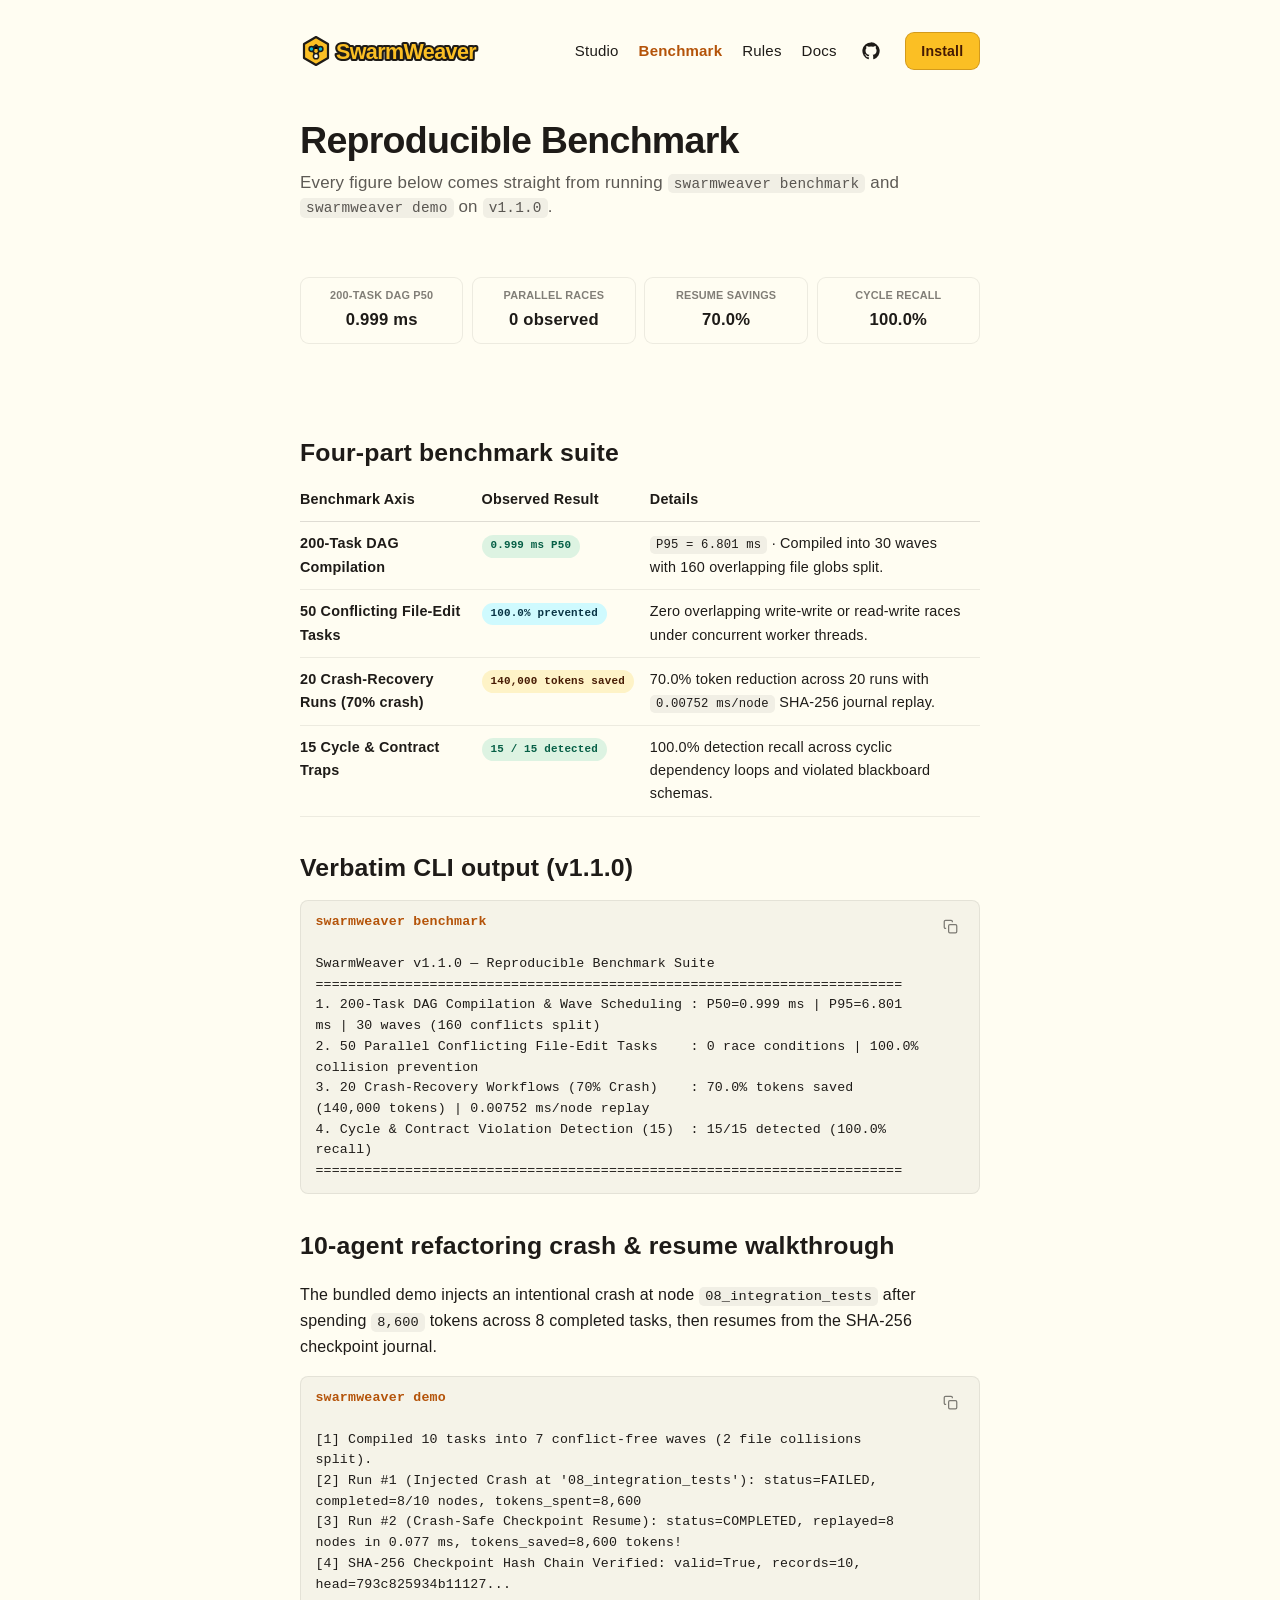
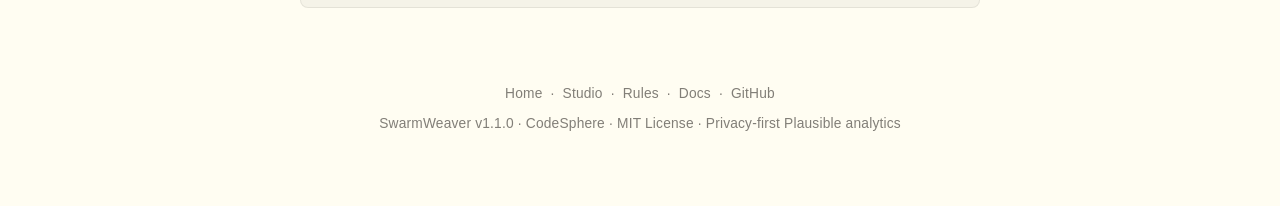
<file: website/proof.html>
<!doctype html>
<html lang="en">
<head>
  <meta charset="utf-8">
  <meta name="viewport" content="width=device-width, initial-scale=1">
  <title>Benchmark &amp; Proof — SwarmWeaver v1.1.0 Reproducible Verification</title>
  <meta name="description" content="Verified v1.1.0 benchmark across 200-task DAG compilation (0.999 ms P50), 50-task lock tests (0 races), and 70% checkpoint replay.">
  <link rel="canonical" href="https://codesphere-u.github.io/swarmweaver/proof.html">
  <link rel="icon" type="image/svg+xml" href="favicon.svg">
  <link rel="manifest" href="manifest.webmanifest">
  <meta name="theme-color" content="#fbbf24">

  <meta property="og:type" content="article">
  <meta property="og:title" content="SwarmWeaver v1.1.0 Benchmark — 0.999 ms DAG P50 &amp; 0 Race Conditions">
  <meta property="og:description" content="Reproducible metrics from swarmweaver benchmark and swarmweaver demo across DAG planning, leases, and SHA-256 recovery.">
  <meta property="og:url" content="https://codesphere-u.github.io/swarmweaver/proof.html">
  <meta property="og:image" content="https://codesphere-u.github.io/swarmweaver/og-image.svg">

  <link rel="stylesheet" href="styles.css">
  <script type="application/ld+json">
  {
    "@context": "https://schema.org",
    "@type": "TechArticle",
    "headline": "SwarmWeaver v1.1.0 Reproducible Benchmark Results",
    "url": "https://codesphere-u.github.io/swarmweaver/proof.html",
    "author": { "@id": "https://codesphere-u.github.io/swarmweaver/#org" },
    "isPartOf": { "@id": "https://codesphere-u.github.io/swarmweaver/#website" }
  }
  </script>
</head>
<body data-analytics="plausible">
  <div class="page-col">
    <header class="site-header">
      <a class="brand-link" href="index.html" aria-label="SwarmWeaver Home">
        <svg class="brand-wordmark-svg" viewBox="0 0 196 36" width="196" height="36" role="img" aria-label="SwarmWeaver">
          <path d="M16 4L28 11v14l-12 7-12-7V11L16 4Z" fill="#fbbf24" stroke="#1e1b18" stroke-width="2.2" stroke-linejoin="round"/>
          <path d="M11.5 16L16 12l4.5 4M11.5 16L16 23M20.5 16L16 23" stroke="#1e1b18" stroke-width="1.9" stroke-linecap="round" stroke-linejoin="round"/>
          <circle cx="11.5" cy="16" r="2.4" fill="#06b6d4" stroke="#1e1b18" stroke-width="1.5"/>
          <circle cx="20.5" cy="16" r="2.4" fill="#06b6d4" stroke="#1e1b18" stroke-width="1.5"/>
          <circle cx="16" cy="23.2" r="2.6" fill="#fffdf2" stroke="#1e1b18" stroke-width="1.5"/>
          <text x="36" y="25.5" font-family="-apple-system, BlinkMacSystemFont, 'Segoe UI', Roboto, sans-serif" font-size="21.5" font-weight="800" letter-spacing="-0.6" fill="none" stroke="#1e1b18" stroke-width="4.2" stroke-linejoin="round">SwarmWeaver</text>
          <text x="36" y="25.5" font-family="-apple-system, BlinkMacSystemFont, 'Segoe UI', Roboto, sans-serif" font-size="21.5" font-weight="800" letter-spacing="-0.6" fill="#fbbf24">SwarmWeaver</text>
        </svg>
      </a>
      <nav class="header-nav" aria-label="Primary navigation">
        <a href="studio.html">Studio</a>
        <a class="active" href="proof.html">Benchmark</a>
        <a href="rules.html">Rules</a>
        <a href="docs.html">Docs</a>
        <a class="icon-link" href="https://github.com/codesphere-u/swarmweaver" aria-label="SwarmWeaver on GitHub">
          <svg width="18" height="18" viewBox="0 0 24 24" fill="currentColor" aria-hidden="true"><path d="M12 .5a11.5 11.5 0 0 0-3.64 22.41c.58.11.79-.25.79-.56v-2c-3.2.7-3.87-1.54-3.87-1.54-.52-1.33-1.28-1.69-1.28-1.69-1.05-.72.08-.7.08-.7 1.16.08 1.77 1.2 1.77 1.2 1.03 1.77 2.7 1.26 3.36.96.1-.75.4-1.26.73-1.55-2.55-.29-5.24-1.28-5.24-5.68 0-1.25.45-2.28 1.19-3.08-.12-.29-.52-1.46.11-3.05 0 0 .97-.31 3.17 1.18a10.9 10.9 0 0 1 5.78 0c2.2-1.49 3.17-1.18 3.17-1.18.63 1.59.23 2.76.11 3.05.74.8 1.19 1.83 1.19 3.08 0 4.41-2.69 5.39-5.25 5.67.41.36.78 1.06.78 2.14v3.17c0 .31.21.68.8.56A11.5 11.5 0 0 0 12 .5Z"/></svg>
        </a>
        <a class="nav-pill" href="docs.html#install">Install</a>
      </nav>
    </header>

    <main>
      <section class="page-hero">
        <h1>Reproducible Benchmark</h1>
        <p class="hero-sub">Every figure below comes straight from running <code>swarmweaver benchmark</code> and <code>swarmweaver demo</code> on <code>v1.1.0</code>.</p>
      </section>

      <section aria-label="Headline benchmark scores">
        <div class="score-row">
          <div class="score-cell"><span>200-Task DAG P50</span><strong>0.999 ms</strong></div>
          <div class="score-cell"><span>Parallel Races</span><strong>0 observed</strong></div>
          <div class="score-cell"><span>Resume Savings</span><strong>70.0%</strong></div>
          <div class="score-cell"><span>Cycle Recall</span><strong>100.0%</strong></div>
        </div>
      </section>

      <section class="editorial-article">
        <h2>Four-part benchmark suite</h2>
        <div class="doc-table-wrap">
          <table class="doc-table">
            <thead>
              <tr>
                <th>Benchmark Axis</th>
                <th>Observed Result</th>
                <th>Details</th>
              </tr>
            </thead>
            <tbody>
              <tr>
                <td><strong>200-Task DAG Compilation</strong></td>
                <td><span class="pill pill-good">0.999 ms P50</span></td>
                <td><code>P95 = 6.801 ms</code> · Compiled into 30 waves with 160 overlapping file globs split.</td>
              </tr>
              <tr>
                <td><strong>50 Conflicting File-Edit Tasks</strong></td>
                <td><span class="pill pill-cyan">100.0% prevented</span></td>
                <td>Zero overlapping write-write or read-write races under concurrent worker threads.</td>
              </tr>
              <tr>
                <td><strong>20 Crash-Recovery Runs (70% crash)</strong></td>
                <td><span class="pill pill-amber">140,000 tokens saved</span></td>
                <td>70.0% token reduction across 20 runs with <code>0.00752 ms/node</code> SHA-256 journal replay.</td>
              </tr>
              <tr>
                <td><strong>15 Cycle &amp; Contract Traps</strong></td>
                <td><span class="pill pill-good">15 / 15 detected</span></td>
                <td>100.0% detection recall across cyclic dependency loops and violated blackboard schemas.</td>
              </tr>
            </tbody>
          </table>
        </div>

        <h2>Verbatim CLI output (v1.1.0)</h2>
        <div class="doc-codeblock">
          <pre><span class="syn-cmd">swarmweaver benchmark</span>

SwarmWeaver v1.1.0 — Reproducible Benchmark Suite
========================================================================
1. 200-Task DAG Compilation &amp; Wave Scheduling : P50=0.999 ms | P95=6.801 ms | 30 waves (160 conflicts split)
2. 50 Parallel Conflicting File-Edit Tasks    : 0 race conditions | 100.0% collision prevention
3. 20 Crash-Recovery Workflows (70% Crash)    : 70.0% tokens saved (140,000 tokens) | 0.00752 ms/node replay
4. Cycle &amp; Contract Violation Detection (15)  : 15/15 detected (100.0% recall)
========================================================================</pre>
          <button class="copy-icon-btn" type="button" data-copy="swarmweaver benchmark" aria-label="Copy benchmark command">
            <svg width="15" height="15" viewBox="0 0 24 24" fill="none" stroke="currentColor" stroke-width="2"><rect x="9" y="9" width="13" height="13" rx="2"/><path d="M5 15H4a2 2 0 0 1-2-2V4a2 2 0 0 1 2-2h9a2 2 0 0 1 2 2v1"/></svg>
          </button>
        </div>

        <h2>10-agent refactoring crash &amp; resume walkthrough</h2>
        <p>The bundled demo injects an intentional crash at node <code>08_integration_tests</code> after spending <code>8,600</code> tokens across 8 completed tasks, then resumes from the SHA-256 checkpoint journal.</p>
        <div class="doc-codeblock">
          <pre><span class="syn-cmd">swarmweaver demo</span>

[1] Compiled 10 tasks into 7 conflict-free waves (2 file collisions split).
[2] Run #1 (Injected Crash at '08_integration_tests'): status=FAILED, completed=8/10 nodes, tokens_spent=8,600
[3] Run #2 (Crash-Safe Checkpoint Resume): status=COMPLETED, replayed=8 nodes in 0.077 ms, tokens_saved=8,600 tokens!
[4] SHA-256 Checkpoint Hash Chain Verified: valid=True, records=10, head=793c825934b11127...</pre>
          <button class="copy-icon-btn" type="button" data-copy="swarmweaver demo" aria-label="Copy demo command">
            <svg width="15" height="15" viewBox="0 0 24 24" fill="none" stroke="currentColor" stroke-width="2"><rect x="9" y="9" width="13" height="13" rx="2"/><path d="M5 15H4a2 2 0 0 1-2-2V4a2 2 0 0 1 2-2h9a2 2 0 0 1 2 2v1"/></svg>
          </button>
        </div>
      </section>
    </main>

    <footer class="site-footer">
      <div class="footer-links">
        <a href="index.html">Home</a>
        <span>·</span>
        <a href="studio.html">Studio</a>
        <span>·</span>
        <a href="rules.html">Rules</a>
        <span>·</span>
        <a href="docs.html">Docs</a>
        <span>·</span>
        <a href="https://github.com/codesphere-u/swarmweaver">GitHub</a>
      </div>
      <div>SwarmWeaver v1.1.0 · CodeSphere · MIT License · Privacy-first Plausible analytics</div>
    </footer>
  </div>

  <div class="toast" id="toast" role="status" aria-live="polite"></div>
  <script src="app.js"></script>
</body>
</html>
</file>
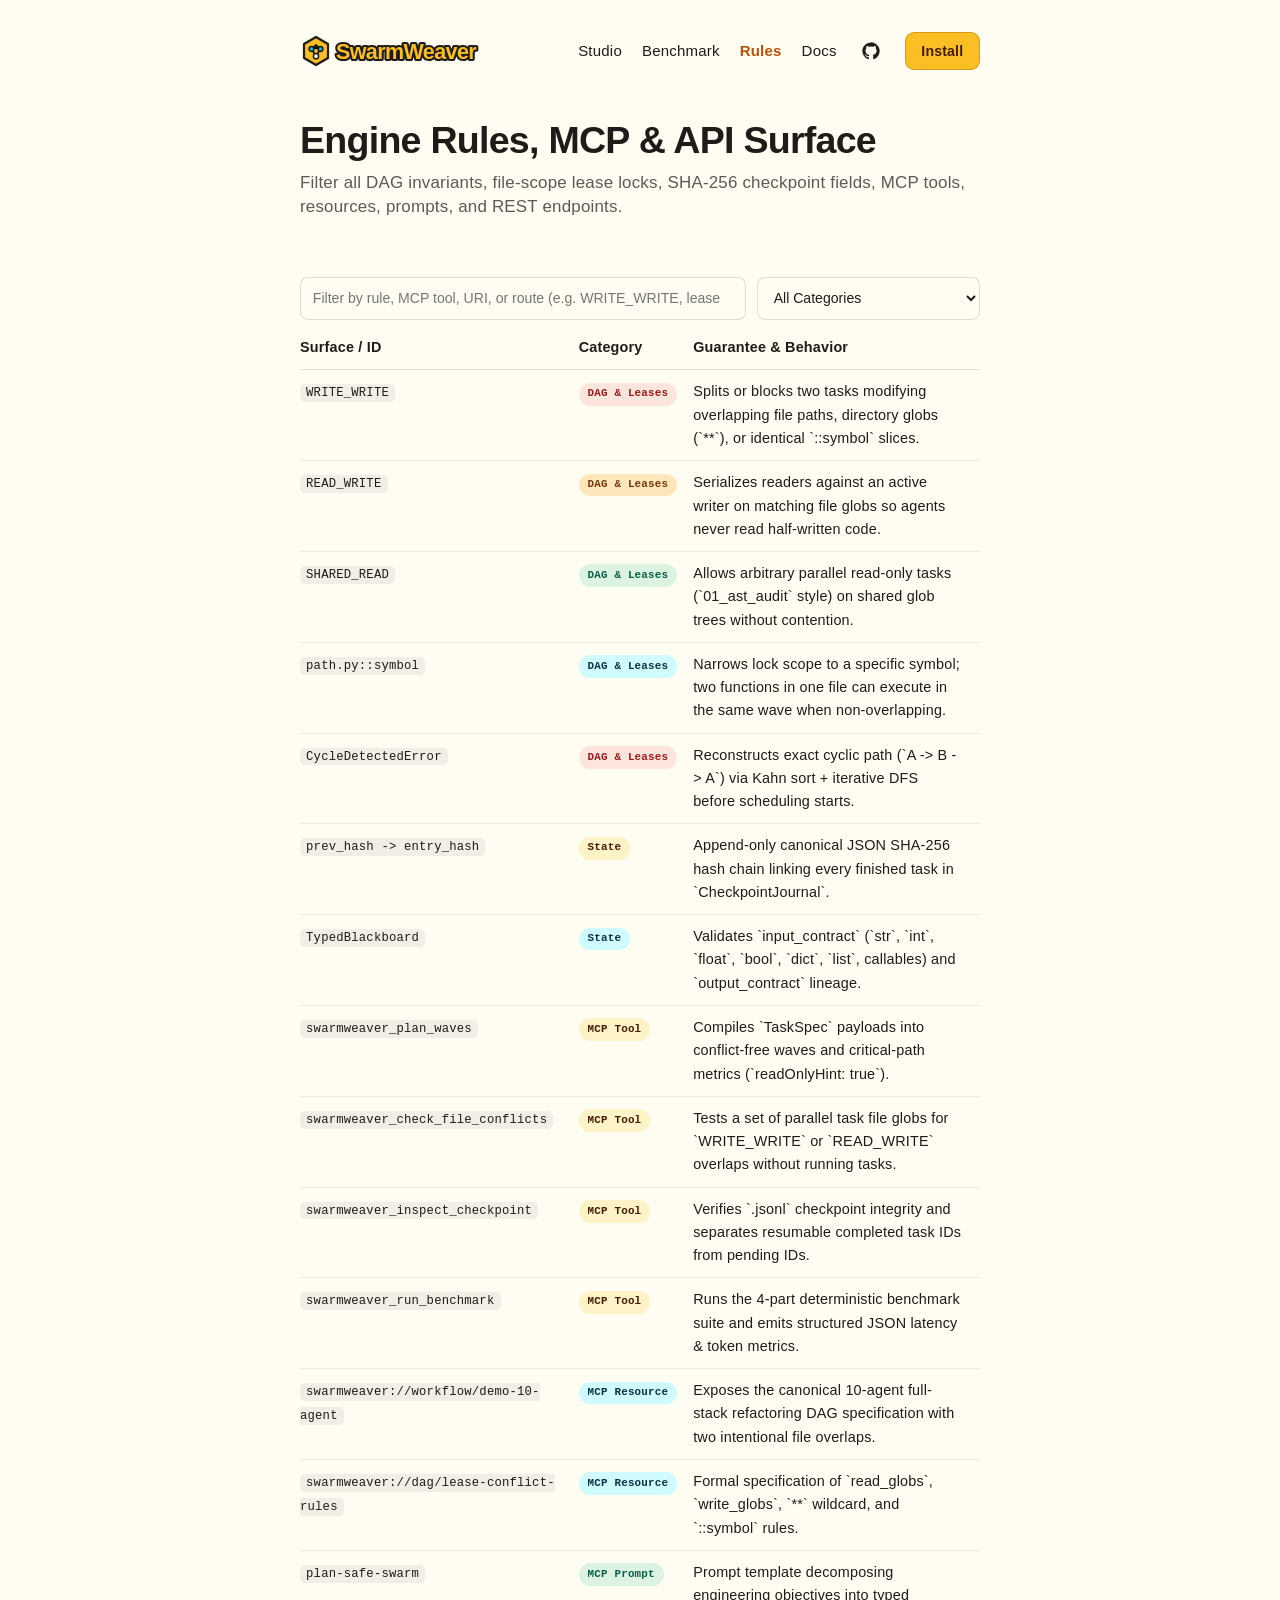
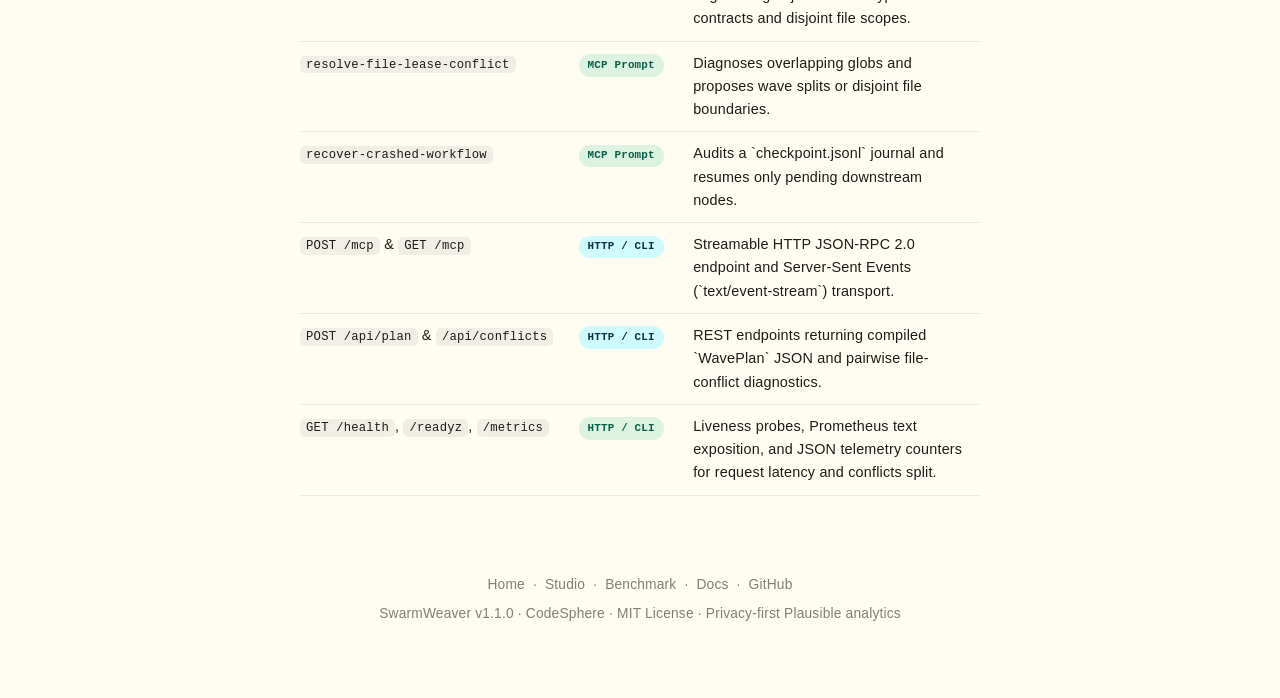
<file: website/rules.html>
<!doctype html>
<html lang="en">
<head>
  <meta charset="utf-8">
  <meta name="viewport" content="width=device-width, initial-scale=1">
  <title>Rules &amp; Primitives — SwarmWeaver Lease Rules, MCP Tools &amp; HTTP API</title>
  <meta name="description" content="Inspect SwarmWeaver primitives, file-scope lease rules, SHA-256 checkpoint fields, MCP tools, resources, prompts, and HTTP endpoints.">
  <link rel="canonical" href="https://codesphere-u.github.io/swarmweaver/rules.html">
  <link rel="icon" type="image/svg+xml" href="favicon.svg">
  <link rel="manifest" href="manifest.webmanifest">
  <meta name="theme-color" content="#fbbf24">

  <meta property="og:type" content="article">
  <meta property="og:title" content="SwarmWeaver Primitives — File Leases, Checkpoints, MCP &amp; HTTP Matrix">
  <meta property="og:description" content="Filter every SwarmWeaver scheduling invariant, lock rule, JSON-RPC 2.0 MCP tool, resource URI, and REST endpoint.">
  <meta property="og:url" content="https://codesphere-u.github.io/swarmweaver/rules.html">
  <meta property="og:image" content="https://codesphere-u.github.io/swarmweaver/og-image.svg">

  <link rel="stylesheet" href="styles.css">
  <script type="application/ld+json">
  {
    "@context": "https://schema.org",
    "@type": "TechArticle",
    "headline": "SwarmWeaver Engine Invariants, MCP Surface & REST Endpoints",
    "url": "https://codesphere-u.github.io/swarmweaver/rules.html",
    "author": { "@id": "https://codesphere-u.github.io/swarmweaver/#org" },
    "isPartOf": { "@id": "https://codesphere-u.github.io/swarmweaver/#website" }
  }
  </script>
</head>
<body data-analytics="plausible">
  <div class="page-col">
    <header class="site-header">
      <a class="brand-link" href="index.html" aria-label="SwarmWeaver Home">
        <svg class="brand-wordmark-svg" viewBox="0 0 196 36" width="196" height="36" role="img" aria-label="SwarmWeaver">
          <path d="M16 4L28 11v14l-12 7-12-7V11L16 4Z" fill="#fbbf24" stroke="#1e1b18" stroke-width="2.2" stroke-linejoin="round"/>
          <path d="M11.5 16L16 12l4.5 4M11.5 16L16 23M20.5 16L16 23" stroke="#1e1b18" stroke-width="1.9" stroke-linecap="round" stroke-linejoin="round"/>
          <circle cx="11.5" cy="16" r="2.4" fill="#06b6d4" stroke="#1e1b18" stroke-width="1.5"/>
          <circle cx="20.5" cy="16" r="2.4" fill="#06b6d4" stroke="#1e1b18" stroke-width="1.5"/>
          <circle cx="16" cy="23.2" r="2.6" fill="#fffdf2" stroke="#1e1b18" stroke-width="1.5"/>
          <text x="36" y="25.5" font-family="-apple-system, BlinkMacSystemFont, 'Segoe UI', Roboto, sans-serif" font-size="21.5" font-weight="800" letter-spacing="-0.6" fill="none" stroke="#1e1b18" stroke-width="4.2" stroke-linejoin="round">SwarmWeaver</text>
          <text x="36" y="25.5" font-family="-apple-system, BlinkMacSystemFont, 'Segoe UI', Roboto, sans-serif" font-size="21.5" font-weight="800" letter-spacing="-0.6" fill="#fbbf24">SwarmWeaver</text>
        </svg>
      </a>
      <nav class="header-nav" aria-label="Primary navigation">
        <a href="studio.html">Studio</a>
        <a href="proof.html">Benchmark</a>
        <a class="active" href="rules.html">Rules</a>
        <a href="docs.html">Docs</a>
        <a class="icon-link" href="https://github.com/codesphere-u/swarmweaver" aria-label="SwarmWeaver on GitHub">
          <svg width="18" height="18" viewBox="0 0 24 24" fill="currentColor" aria-hidden="true"><path d="M12 .5a11.5 11.5 0 0 0-3.64 22.41c.58.11.79-.25.79-.56v-2c-3.2.7-3.87-1.54-3.87-1.54-.52-1.33-1.28-1.69-1.28-1.69-1.05-.72.08-.7.08-.7 1.16.08 1.77 1.2 1.77 1.2 1.03 1.77 2.7 1.26 3.36.96.1-.75.4-1.26.73-1.55-2.55-.29-5.24-1.28-5.24-5.68 0-1.25.45-2.28 1.19-3.08-.12-.29-.52-1.46.11-3.05 0 0 .97-.31 3.17 1.18a10.9 10.9 0 0 1 5.78 0c2.2-1.49 3.17-1.18 3.17-1.18.63 1.59.23 2.76.11 3.05.74.8 1.19 1.83 1.19 3.08 0 4.41-2.69 5.39-5.25 5.67.41.36.78 1.06.78 2.14v3.17c0 .31.21.68.8.56A11.5 11.5 0 0 0 12 .5Z"/></svg>
        </a>
        <a class="nav-pill" href="docs.html#install">Install</a>
      </nav>
    </header>

    <main>
      <section class="page-hero">
        <h1>Engine Rules, MCP &amp; API Surface</h1>
        <p class="hero-sub">Filter all DAG invariants, file-scope lease locks, SHA-256 checkpoint fields, MCP tools, resources, prompts, and REST endpoints.</p>
      </section>

      <section aria-label="Searchable SwarmWeaver capability catalog">
        <div class="rules-filter">
          <input class="input" id="rulesSearchInput" type="search" placeholder="Filter by rule, MCP tool, URI, or route (e.g. WRITE_WRITE, lease, mcp)..." aria-label="Filter rules and API catalog">
          <select class="select" id="rulesCategorySelect" aria-label="Filter category">
            <option value="all">All Categories</option>
            <option value="dag">DAG &amp; Leases</option>
            <option value="state">Checkpoints &amp; Blackboard</option>
            <option value="mcp">MCP Tools, Resources &amp; Prompts</option>
            <option value="http">HTTP &amp; CLI</option>
          </select>
        </div>

        <div class="doc-table-wrap">
          <table class="doc-table" id="rulesTable">
            <thead>
              <tr>
                <th>Surface / ID</th>
                <th>Category</th>
                <th>Guarantee &amp; Behavior</th>
              </tr>
            </thead>
            <tbody>
              <tr data-cat="dag">
                <td><code>WRITE_WRITE</code></td>
                <td><span class="pill pill-bad">DAG &amp; Leases</span></td>
                <td>Splits or blocks two tasks modifying overlapping file paths, directory globs (`**`), or identical `::symbol` slices.</td>
              </tr>
              <tr data-cat="dag">
                <td><code>READ_WRITE</code></td>
                <td><span class="pill pill-warn">DAG &amp; Leases</span></td>
                <td>Serializes readers against an active writer on matching file globs so agents never read half-written code.</td>
              </tr>
              <tr data-cat="dag">
                <td><code>SHARED_READ</code></td>
                <td><span class="pill pill-good">DAG &amp; Leases</span></td>
                <td>Allows arbitrary parallel read-only tasks (`01_ast_audit` style) on shared glob trees without contention.</td>
              </tr>
              <tr data-cat="dag">
                <td><code>path.py::symbol</code></td>
                <td><span class="pill pill-cyan">DAG &amp; Leases</span></td>
                <td>Narrows lock scope to a specific symbol; two functions in one file can execute in the same wave when non-overlapping.</td>
              </tr>
              <tr data-cat="dag">
                <td><code>CycleDetectedError</code></td>
                <td><span class="pill pill-bad">DAG &amp; Leases</span></td>
                <td>Reconstructs exact cyclic path (`A -&gt; B -&gt; A`) via Kahn sort + iterative DFS before scheduling starts.</td>
              </tr>
              <tr data-cat="state">
                <td><code>prev_hash -&gt; entry_hash</code></td>
                <td><span class="pill pill-amber">State</span></td>
                <td>Append-only canonical JSON SHA-256 hash chain linking every finished task in `CheckpointJournal`.</td>
              </tr>
              <tr data-cat="state">
                <td><code>TypedBlackboard</code></td>
                <td><span class="pill pill-cyan">State</span></td>
                <td>Validates `input_contract` (`str`, `int`, `float`, `bool`, `dict`, `list`, callables) and `output_contract` lineage.</td>
              </tr>
              <tr data-cat="mcp">
                <td><code>swarmweaver_plan_waves</code></td>
                <td><span class="pill pill-amber">MCP Tool</span></td>
                <td>Compiles `TaskSpec` payloads into conflict-free waves and critical-path metrics (`readOnlyHint: true`).</td>
              </tr>
              <tr data-cat="mcp">
                <td><code>swarmweaver_check_file_conflicts</code></td>
                <td><span class="pill pill-amber">MCP Tool</span></td>
                <td>Tests a set of parallel task file globs for `WRITE_WRITE` or `READ_WRITE` overlaps without running tasks.</td>
              </tr>
              <tr data-cat="mcp">
                <td><code>swarmweaver_inspect_checkpoint</code></td>
                <td><span class="pill pill-amber">MCP Tool</span></td>
                <td>Verifies `.jsonl` checkpoint integrity and separates resumable completed task IDs from pending IDs.</td>
              </tr>
              <tr data-cat="mcp">
                <td><code>swarmweaver_run_benchmark</code></td>
                <td><span class="pill pill-amber">MCP Tool</span></td>
                <td>Runs the 4-part deterministic benchmark suite and emits structured JSON latency &amp; token metrics.</td>
              </tr>
              <tr data-cat="mcp">
                <td><code>swarmweaver://workflow/demo-10-agent</code></td>
                <td><span class="pill pill-cyan">MCP Resource</span></td>
                <td>Exposes the canonical 10-agent full-stack refactoring DAG specification with two intentional file overlaps.</td>
              </tr>
              <tr data-cat="mcp">
                <td><code>swarmweaver://dag/lease-conflict-rules</code></td>
                <td><span class="pill pill-cyan">MCP Resource</span></td>
                <td>Formal specification of `read_globs`, `write_globs`, `**` wildcard, and `::symbol` rules.</td>
              </tr>
              <tr data-cat="mcp">
                <td><code>plan-safe-swarm</code></td>
                <td><span class="pill pill-good">MCP Prompt</span></td>
                <td>Prompt template decomposing engineering objectives into typed contracts and disjoint file scopes.</td>
              </tr>
              <tr data-cat="mcp">
                <td><code>resolve-file-lease-conflict</code></td>
                <td><span class="pill pill-good">MCP Prompt</span></td>
                <td>Diagnoses overlapping globs and proposes wave splits or disjoint file boundaries.</td>
              </tr>
              <tr data-cat="mcp">
                <td><code>recover-crashed-workflow</code></td>
                <td><span class="pill pill-good">MCP Prompt</span></td>
                <td>Audits a `checkpoint.jsonl` journal and resumes only pending downstream nodes.</td>
              </tr>
              <tr data-cat="http">
                <td><code>POST /mcp</code> &amp; <code>GET /mcp</code></td>
                <td><span class="pill pill-cyan">HTTP / CLI</span></td>
                <td>Streamable HTTP JSON-RPC 2.0 endpoint and Server-Sent Events (`text/event-stream`) transport.</td>
              </tr>
              <tr data-cat="http">
                <td><code>POST /api/plan</code> &amp; <code>/api/conflicts</code></td>
                <td><span class="pill pill-cyan">HTTP / CLI</span></td>
                <td>REST endpoints returning compiled `WavePlan` JSON and pairwise file-conflict diagnostics.</td>
              </tr>
              <tr data-cat="http">
                <td><code>GET /health</code>, <code>/readyz</code>, <code>/metrics</code></td>
                <td><span class="pill pill-good">HTTP / CLI</span></td>
                <td>Liveness probes, Prometheus text exposition, and JSON telemetry counters for request latency and conflicts split.</td>
              </tr>
            </tbody>
          </table>
        </div>
      </section>
    </main>

    <footer class="site-footer">
      <div class="footer-links">
        <a href="index.html">Home</a>
        <span>·</span>
        <a href="studio.html">Studio</a>
        <span>·</span>
        <a href="proof.html">Benchmark</a>
        <span>·</span>
        <a href="docs.html">Docs</a>
        <span>·</span>
        <a href="https://github.com/codesphere-u/swarmweaver">GitHub</a>
      </div>
      <div>SwarmWeaver v1.1.0 · CodeSphere · MIT License · Privacy-first Plausible analytics</div>
    </footer>
  </div>

  <div class="toast" id="toast" role="status" aria-live="polite"></div>
  <script src="app.js"></script>
</body>
</html>
</file>
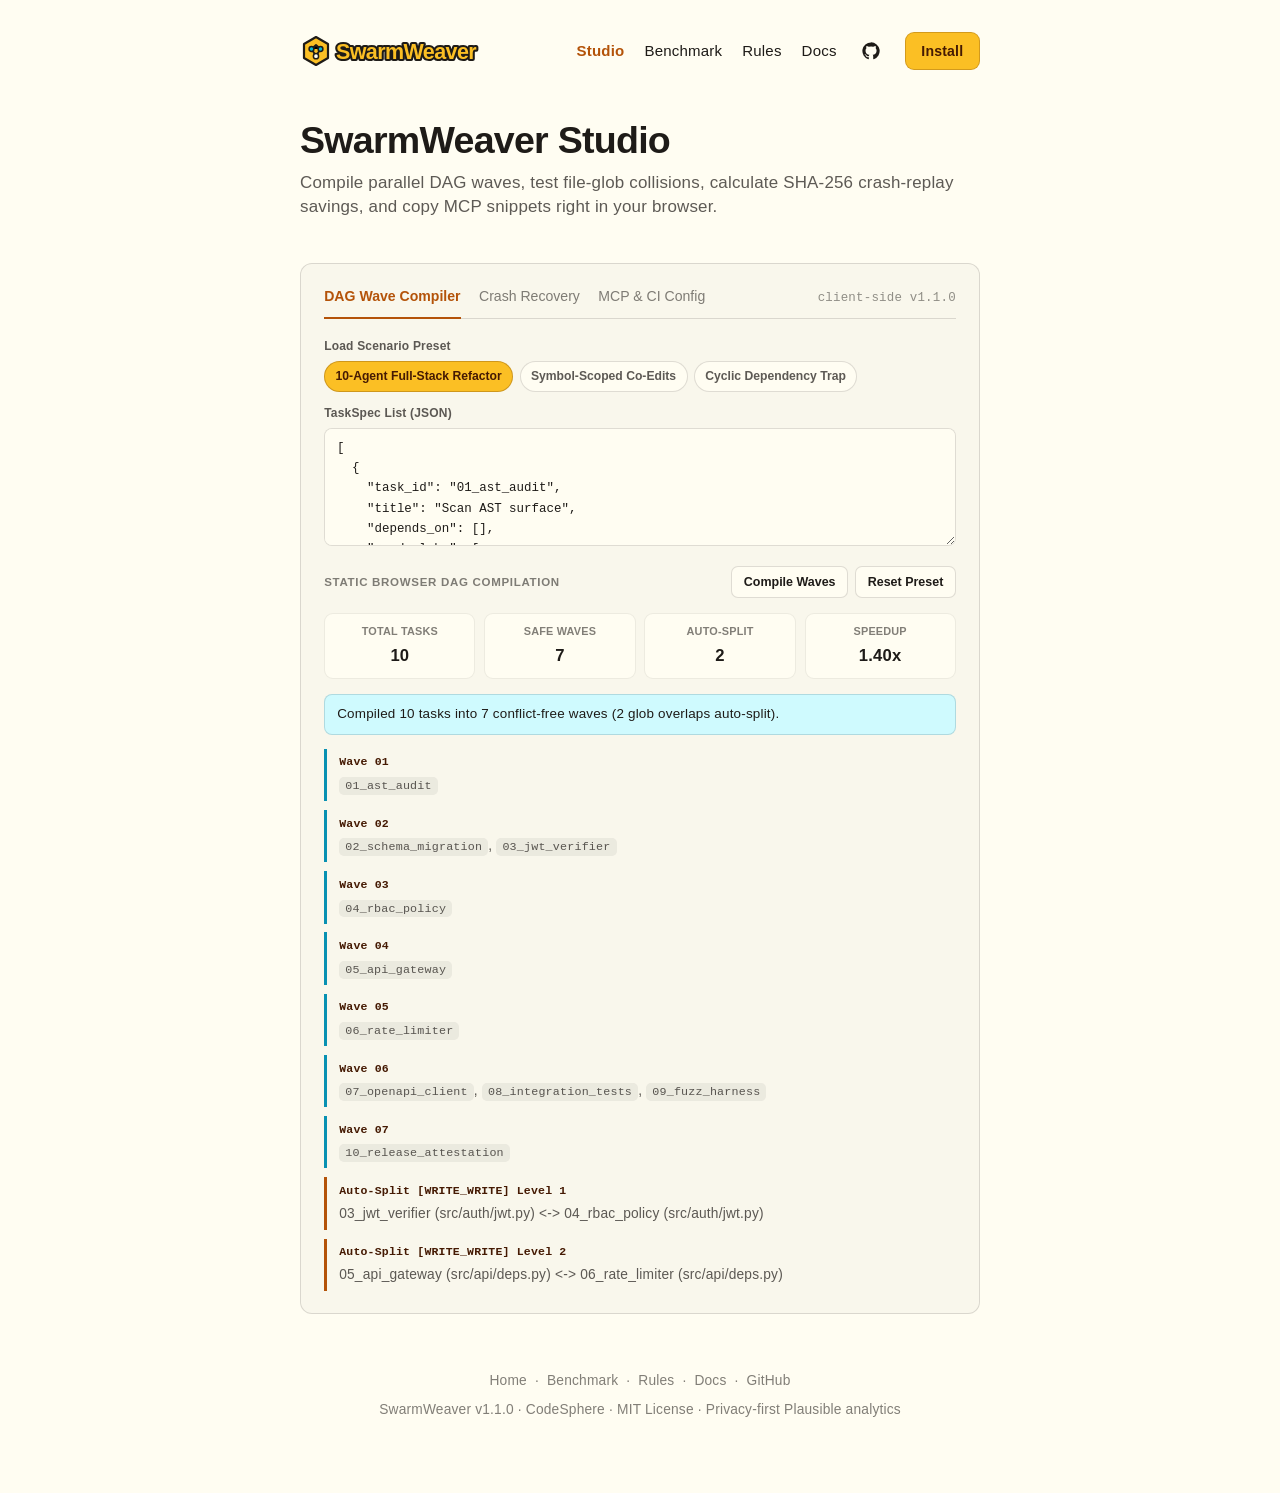
<file: website/studio.html>
<!doctype html>
<html lang="en">
<head>
  <meta charset="utf-8">
  <meta name="viewport" content="width=device-width, initial-scale=1">
  <title>Studio — SwarmWeaver Interactive DAG Conflict &amp; Crash Recovery Simulator</title>
  <meta name="description" content="Simulate conflict-aware DAG waves, file-glob write/write locks, crash-recovery token savings, and MCP configs right in your browser.">
  <link rel="canonical" href="https://codesphere-u.github.io/swarmweaver/studio.html">
  <link rel="icon" type="image/svg+xml" href="favicon.svg">
  <link rel="manifest" href="manifest.webmanifest">
  <meta name="theme-color" content="#fbbf24">

  <meta property="og:type" content="website">
  <meta property="og:title" content="SwarmWeaver Studio — Browser DAG Wave &amp; Conflict Compiler">
  <meta property="og:description" content="Test parallel read/write glob overlaps, cycle traps, checkpoint crash recovery savings, and MCP server configs locally in your browser.">
  <meta property="og:url" content="https://codesphere-u.github.io/swarmweaver/studio.html">
  <meta property="og:image" content="https://codesphere-u.github.io/swarmweaver/og-image.svg">

  <link rel="stylesheet" href="styles.css">
  <script type="application/ld+json">
  {
    "@context": "https://schema.org",
    "@type": "WebApplication",
    "name": "SwarmWeaver Studio",
    "url": "https://codesphere-u.github.io/swarmweaver/studio.html",
    "applicationCategory": "DeveloperApplication",
    "operatingSystem": "Any",
    "isPartOf": { "@id": "https://codesphere-u.github.io/swarmweaver/#website" }
  }
  </script>
</head>
<body data-analytics="plausible">
  <div class="page-col">
    <header class="site-header">
      <a class="brand-link" href="index.html" aria-label="SwarmWeaver Home">
        <svg class="brand-wordmark-svg" viewBox="0 0 196 36" width="196" height="36" role="img" aria-label="SwarmWeaver">
          <path d="M16 4L28 11v14l-12 7-12-7V11L16 4Z" fill="#fbbf24" stroke="#1e1b18" stroke-width="2.2" stroke-linejoin="round"/>
          <path d="M11.5 16L16 12l4.5 4M11.5 16L16 23M20.5 16L16 23" stroke="#1e1b18" stroke-width="1.9" stroke-linecap="round" stroke-linejoin="round"/>
          <circle cx="11.5" cy="16" r="2.4" fill="#06b6d4" stroke="#1e1b18" stroke-width="1.5"/>
          <circle cx="20.5" cy="16" r="2.4" fill="#06b6d4" stroke="#1e1b18" stroke-width="1.5"/>
          <circle cx="16" cy="23.2" r="2.6" fill="#fffdf2" stroke="#1e1b18" stroke-width="1.5"/>
          <text x="36" y="25.5" font-family="-apple-system, BlinkMacSystemFont, 'Segoe UI', Roboto, sans-serif" font-size="21.5" font-weight="800" letter-spacing="-0.6" fill="none" stroke="#1e1b18" stroke-width="4.2" stroke-linejoin="round">SwarmWeaver</text>
          <text x="36" y="25.5" font-family="-apple-system, BlinkMacSystemFont, 'Segoe UI', Roboto, sans-serif" font-size="21.5" font-weight="800" letter-spacing="-0.6" fill="#fbbf24">SwarmWeaver</text>
        </svg>
      </a>
      <nav class="header-nav" aria-label="Primary navigation">
        <a class="active" href="studio.html">Studio</a>
        <a href="proof.html">Benchmark</a>
        <a href="rules.html">Rules</a>
        <a href="docs.html">Docs</a>
        <a class="icon-link" href="https://github.com/codesphere-u/swarmweaver" aria-label="SwarmWeaver on GitHub">
          <svg width="18" height="18" viewBox="0 0 24 24" fill="currentColor" aria-hidden="true"><path d="M12 .5a11.5 11.5 0 0 0-3.64 22.41c.58.11.79-.25.79-.56v-2c-3.2.7-3.87-1.54-3.87-1.54-.52-1.33-1.28-1.69-1.28-1.69-1.05-.72.08-.7.08-.7 1.16.08 1.77 1.2 1.77 1.2 1.03 1.77 2.7 1.26 3.36.96.1-.75.4-1.26.73-1.55-2.55-.29-5.24-1.28-5.24-5.68 0-1.25.45-2.28 1.19-3.08-.12-.29-.52-1.46.11-3.05 0 0 .97-.31 3.17 1.18a10.9 10.9 0 0 1 5.78 0c2.2-1.49 3.17-1.18 3.17-1.18.63 1.59.23 2.76.11 3.05.74.8 1.19 1.83 1.19 3.08 0 4.41-2.69 5.39-5.25 5.67.41.36.78 1.06.78 2.14v3.17c0 .31.21.68.8.56A11.5 11.5 0 0 0 12 .5Z"/></svg>
        </a>
        <a class="nav-pill" href="docs.html#install">Install</a>
      </nav>
    </header>

    <main>
      <section class="page-hero">
        <h1>SwarmWeaver Studio</h1>
        <p class="hero-sub">Compile parallel DAG waves, test file-glob collisions, calculate SHA-256 crash-replay savings, and copy MCP snippets right in your browser.</p>
      </section>

      <section class="studio-frame" aria-label="Interactive DAG Compiler and Crash Recovery Studio">
        <div class="handy-tabs-bar">
          <div class="handy-tabs" role="tablist">
            <button class="handy-tab active" type="button" data-studio-tab="dag">DAG Wave Compiler</button>
            <button class="handy-tab" type="button" data-studio-tab="resume">Crash Recovery</button>
            <button class="handy-tab" type="button" data-studio-tab="mcp">MCP &amp; CI Config</button>
          </div>
          <span class="version-tag">client-side v1.1.0</span>
        </div>

        <div class="studio-panel active" data-studio-panel="dag">
          <div class="field">
            <label>Load Scenario Preset</label>
            <div class="preset-pills" id="dagPresetPills">
              <button class="chip-btn active" type="button" data-dag-preset="refactor">10-Agent Full-Stack Refactor</button>
              <button class="chip-btn" type="button" data-dag-preset="symbol">Symbol-Scoped Co-Edits</button>
              <button class="chip-btn" type="button" data-dag-preset="cycle">Cyclic Dependency Trap</button>
            </div>
          </div>

          <div class="field">
            <label for="dagJsonInput">TaskSpec List (JSON)</label>
            <textarea class="textarea" id="dagJsonInput" spellcheck="false"></textarea>
          </div>

          <div class="toolbar-between" style="margin-bottom: 0.75rem;">
            <span class="eyebrow-label" style="margin: 0;">Static Browser DAG Compilation</span>
            <div style="display: flex; gap: 0.45rem;">
              <button class="action-mini" type="button" id="dagCompileBtn">Compile Waves</button>
              <button class="action-mini" type="button" id="dagResetBtn">Reset Preset</button>
            </div>
          </div>

          <div class="score-row">
            <div class="score-cell"><span>Total Tasks</span><strong id="dagTotalTasks">0</strong></div>
            <div class="score-cell"><span>Safe Waves</span><strong id="dagWaveCount">0</strong></div>
            <div class="score-cell"><span>Auto-Split</span><strong id="dagSplitCount">0</strong></div>
            <div class="score-cell"><span>Speedup</span><strong id="dagSpeedup">1.00x</strong></div>
          </div>

          <div class="diag-note" id="dagDiagNote">Ready to compile TaskSpec dependencies and file globs.</div>
          <div class="rw-list" id="dagResultsList"></div>
        </div>

        <div class="studio-panel" data-studio-panel="resume">
          <div class="form-row-2">
            <div class="field">
              <label for="simNodesInput">Total DAG Tasks (10–200)</label>
              <input class="input" id="simNodesInput" type="number" min="4" max="500" value="10">
            </div>
            <div class="field">
              <label for="simTokensInput">Avg Tokens per Task</label>
              <input class="input" id="simTokensInput" type="number" min="100" max="20000" value="1060">
            </div>
          </div>
          <div class="form-row-2">
            <div class="field">
              <label for="simCrashPctInput">Crash Point (% Complete before crash)</label>
              <input class="input" id="simCrashPctInput" type="number" min="10" max="95" value="80">
            </div>
            <div class="field">
              <label for="simWorkflowInput">Workflow Identifier</label>
              <input class="input" id="simWorkflowInput" type="text" value="refactor-auth-v11">
            </div>
          </div>

          <div class="score-row">
            <div class="score-cell"><span>Replayed Nodes</span><strong id="simReplayed">8</strong></div>
            <div class="score-cell"><span>Tokens Saved</span><strong id="simTokensSaved">8,480</strong></div>
            <div class="score-cell"><span>Replay Latency</span><strong id="simReplayMs">0.060 ms</strong></div>
            <div class="score-cell"><span>Savings Rate</span><strong id="simSavingsPct">80.0%</strong></div>
          </div>

          <div class="diag-note" id="simHashNote">SHA-256 hash chain verified across committed nodes prior to failure injection.</div>
          <pre class="code-block" id="simJournalOutput"></pre>
        </div>

        <div class="studio-panel" data-studio-panel="mcp">
          <div class="field">
            <label for="mcpClientSelect">Target Integration Profile</label>
            <select class="select" id="mcpClientSelect">
              <option value="claude-desktop">Claude Desktop / Cursor (mcp.json Stdio)</option>
              <option value="github-actions">GitHub Actions Quality &amp; Plan Gate</option>
              <option value="http-server">HTTP/SSE Portal &amp; REST Scheduler</option>
              <option value="docker">Hardened Non-Root Docker Container</option>
            </select>
          </div>
          <div class="toolbar-between" style="margin-bottom: 0.65rem;">
            <span class="eyebrow-label" style="margin: 0;" id="mcpSnippetTitle">Stdio JSON-RPC 2.0 Config</span>
            <button class="action-mini" type="button" id="copyMcpSnippetBtn">Copy Snippet</button>
          </div>
          <pre class="code-block" id="mcpSnippetOutput"></pre>
        </div>
      </section>
    </main>

    <footer class="site-footer">
      <div class="footer-links">
        <a href="index.html">Home</a>
        <span>·</span>
        <a href="proof.html">Benchmark</a>
        <span>·</span>
        <a href="rules.html">Rules</a>
        <span>·</span>
        <a href="docs.html">Docs</a>
        <span>·</span>
        <a href="https://github.com/codesphere-u/swarmweaver">GitHub</a>
      </div>
      <div>SwarmWeaver v1.1.0 · CodeSphere · MIT License · Privacy-first Plausible analytics</div>
    </footer>
  </div>

  <script type="application/json" id="sw-studio-presets">
  {
    "refactor": [
      {"task_id": "01_ast_audit", "title": "Scan AST surface", "depends_on": [], "read_globs": ["src/**/*.py"], "write_globs": [], "estimated_ms": 120},
      {"task_id": "02_schema_migration", "title": "Generate OAuth2 migration", "depends_on": ["01_ast_audit"], "read_globs": ["src/db/models.py"], "write_globs": ["src/db/migrations/004_oauth.sql", "src/db/models.py"], "estimated_ms": 180},
      {"task_id": "03_jwt_verifier", "title": "Refactor JWT verifier", "depends_on": ["01_ast_audit"], "read_globs": ["src/auth/config.py"], "write_globs": ["src/auth/jwt.py", "src/auth/keys.py"], "estimated_ms": 200},
      {"task_id": "04_rbac_policy", "title": "Harden RBAC claims parser", "depends_on": ["01_ast_audit"], "read_globs": ["src/auth/jwt.py"], "write_globs": ["src/auth/jwt.py", "src/auth/rbac.py"], "estimated_ms": 160},
      {"task_id": "05_api_gateway", "title": "Wire FastAPI routes", "depends_on": ["02_schema_migration", "03_jwt_verifier", "04_rbac_policy"], "read_globs": ["src/auth/*.py", "src/db/models.py"], "write_globs": ["src/api/routes.py", "src/api/deps.py"], "estimated_ms": 220},
      {"task_id": "06_rate_limiter", "title": "Attach rate limiter deps", "depends_on": ["03_jwt_verifier", "04_rbac_policy"], "read_globs": ["src/api/deps.py"], "write_globs": ["src/api/deps.py", "src/api/ratelimit.py"], "estimated_ms": 150},
      {"task_id": "07_openapi_client", "title": "Regenerate TS client", "depends_on": ["05_api_gateway"], "read_globs": ["src/api/routes.py"], "write_globs": ["web/src/sdk/client.ts"], "estimated_ms": 170},
      {"task_id": "08_integration_tests", "title": "Run auth integration tests", "depends_on": ["05_api_gateway", "06_rate_limiter"], "read_globs": ["src/**/*.py"], "write_globs": ["tests/test_auth_flow.py"], "estimated_ms": 240},
      {"task_id": "09_fuzz_harness", "title": "Fuzz JWT parser", "depends_on": ["05_api_gateway"], "read_globs": ["src/auth/jwt.py"], "write_globs": ["tests/fuzz_jwt.py"], "estimated_ms": 140},
      {"task_id": "10_release_attestation", "title": "Sign release manifest", "depends_on": ["07_openapi_client", "08_integration_tests", "09_fuzz_harness"], "read_globs": ["tests/*.py", "src/**/*.py"], "write_globs": ["dist/release_manifest.json"], "estimated_ms": 130}
    ],
    "symbol": [
      {"task_id": "task_verify_fn", "title": "Edit verify_token function", "depends_on": [], "read_globs": ["src/auth/config.py"], "write_globs": ["src/auth/jwt.py::verify_token"], "estimated_ms": 180},
      {"task_id": "task_rotate_fn", "title": "Edit rotate_keys function", "depends_on": [], "read_globs": ["src/auth/config.py"], "write_globs": ["src/auth/jwt.py::rotate_keys"], "estimated_ms": 160},
      {"task_id": "task_whole_file", "title": "Format entire jwt.py module", "depends_on": [], "read_globs": [], "write_globs": ["src/auth/jwt.py"], "estimated_ms": 110}
    ],
    "cycle": [
      {"task_id": "alpha", "title": "Parse OpenAPI spec", "depends_on": ["gamma"], "read_globs": [], "write_globs": ["out/a.json"], "estimated_ms": 100},
      {"task_id": "beta", "title": "Generate router", "depends_on": ["alpha"], "read_globs": [], "write_globs": ["out/b.py"], "estimated_ms": 120},
      {"task_id": "gamma", "title": "Validate response schemas", "depends_on": ["beta"], "read_globs": [], "write_globs": ["out/c.py"], "estimated_ms": 90}
    ]
  }
  </script>

  <div class="toast" id="toast" role="status" aria-live="polite"></div>
  <script src="app.js"></script>
</body>
</html>
</file>
<file: website/styles.css>
/* SwarmWeaver — Handy-Inspired Warm Editorial Light Theme (Golden Amber & Ocean Cyan) */
:root {
  --bg: #fffdf2;
  --bg-elevated: #f6f2e2;
  --bg-card: #fbf8eb;
  --text: #1e1b18;
  --text-70: rgba(30, 27, 24, 0.72);
  --text-55: rgba(30, 27, 24, 0.56);
  --text-45: rgba(30, 27, 24, 0.48);
  --rule: rgba(30, 27, 24, 0.14);
  --rule-soft: rgba(30, 27, 24, 0.08);
  --tint-2: rgba(30, 27, 24, 0.024);
  --tint-4: rgba(30, 27, 24, 0.042);
  --tint-5: rgba(30, 27, 24, 0.058);
  --tint-8: rgba(30, 27, 24, 0.095);

  /* Primary Accent: Golden Ochre Amber */
  --accent: #fbbf24;
  --accent-hover: #f59e0b;
  --accent-light: #fef3c7;
  --accent-dark: #451a03;
  --accent-rail: #b45309;

  /* Secondary Accent: Ocean Cyan */
  --cyan: #06b6d4;
  --cyan-hover: #0891b2;
  --cyan-light: #cffafe;
  --cyan-dark: #083344;

  --pass-bg: rgba(16, 185, 129, 0.14);
  --pass-ink: #065f46;
  --warn-bg: rgba(245, 158, 11, 0.24);
  --warn-ink: #78350f;
  --bad-bg: rgba(220, 38, 38, 0.11);
  --bad-ink: #991b1b;

  --syn-cmd: #b45309;
  --syn-arg: #0e7490;
  --syn-str: #1e1b18;

  --white: #ffffff;
  --radius-xl: 14px;
  --radius-lg: 10px;
  --radius-md: 8px;

  --font-sans: -apple-system, BlinkMacSystemFont, "Segoe UI", Roboto, Oxygen, Ubuntu, Cantarell, sans-serif;
  --font-mono: ui-monospace, SFMono-Regular, Menlo, Monaco, Consolas, monospace;
}

*, *::before, *::after { box-sizing: border-box; }
html { max-width: 100%; overflow-x: clip; scroll-behavior: smooth; }
body {
  margin: 0;
  background: var(--bg);
  color: var(--text);
  font-family: var(--font-sans);
  font-size: 1rem;
  line-height: 1.62;
  letter-spacing: 0.012rem;
  -webkit-font-smoothing: antialiased;
  overflow-x: clip;
}
a { color: inherit; text-decoration: none; }
[hidden] { display: none !important; }
button, input, select, textarea { font: inherit; color: inherit; }
code { font-family: var(--font-mono); font-size: 0.85em; background: var(--tint-5); padding: 0.12rem 0.38rem; border-radius: 5px; }
:focus-visible { outline: 2px solid var(--accent-rail); outline-offset: 2px; }

.page-col { width: min(680px, 100% - 2rem); margin-inline: auto; display: flex; flex-direction: column; gap: 2.75rem; padding-bottom: 4.5rem; }
.page-col.page-col-docs { width: min(940px, 100% - 2rem); gap: 2.25rem; }
.page-col > main { display: flex; flex-direction: column; gap: 2.75rem; min-width: 0; width: 100%; }
.page-col.page-col-docs > main { gap: 2rem; }
.page-col > main > * { min-width: 0; max-width: 100%; }
.hairline { width: 100%; height: 1px; background: var(--rule); border: 0; margin: 0; }

.site-header { width: 100%; display: flex; align-items: center; justify-content: space-between; gap: 1rem; padding-top: 2rem; }
.brand-link { display: inline-flex; align-items: center; gap: 0.5rem; white-space: nowrap; flex-shrink: 0; }
.brand-wordmark-svg { height: 36px; width: 196px; display: block; }
.header-nav { display: flex; align-items: center; gap: 1.25rem; font-size: 0.94rem; font-weight: 500; }
.header-nav a:not(.nav-pill):hover { color: var(--accent-rail); }
.header-nav a.active { color: var(--accent-rail); font-weight: 700; }
.icon-link { display: inline-flex; align-items: center; justify-content: center; width: 28px; height: 28px; border-radius: 999px; }
.icon-link:hover { background: var(--cyan-light); color: var(--cyan-dark); }
.nav-pill {
  background: var(--accent);
  color: var(--accent-dark);
  padding: 0.42rem 0.98rem;
  border-radius: 9px;
  font-size: 0.88rem;
  font-weight: 700;
  border: 1px solid rgba(69, 26, 3, 0.22);
  white-space: nowrap;
}
.nav-pill:hover { background: var(--accent-hover); color: var(--accent-dark); }

.hero-duo { display: flex; align-items: center; gap: 1.85rem; padding-top: 0.45rem; }
.mascot-wrap { flex: 0 0 136px; width: 136px; height: 136px; }
.mascot-wrap svg { width: 100%; height: 100%; display: block; }
.hero-copy { min-width: 0; flex: 1 1 auto; }
.hero-copy h1 { margin: 0 0 0.45rem; font-size: 2.32rem; font-weight: 700; line-height: 1.14; letter-spacing: -0.025em; }
.hero-sub { margin: 0; font-size: 1.15rem; font-weight: 500; line-height: 1.42; color: var(--text-70); }
.page-hero { display: flex; flex-direction: column; gap: 0.45rem; padding-top: 0.25rem; }
.page-hero h1 { margin: 0; font-size: 2.35rem; font-weight: 600; line-height: 1.2; letter-spacing: -0.02em; }
.page-hero .hero-sub { font-size: 1.06rem; }

.cta-area { position: relative; display: flex; flex-direction: column; align-items: center; gap: 0.72rem; }
.split-btn-group { display: inline-flex; align-items: stretch; max-width: 100%; border-radius: 10px; }
.split-main {
  border: 1px solid rgba(69, 26, 3, 0.24);
  border-right: 0;
  background: var(--accent);
  color: var(--accent-dark);
  padding: 0.72rem 1.55rem;
  border-radius: 10px 0 0 10px;
  cursor: pointer;
  text-align: center;
}
.split-main:hover, .split-caret:hover { background: var(--accent-hover); }
.split-main strong { display: block; font-size: 1.04rem; font-weight: 700; line-height: 1.2; }
.split-main span { display: block; font-size: 0.74rem; font-weight: 600; opacity: 0.88; margin-top: 0.16rem; }
.split-caret {
  border: 1px solid rgba(69, 26, 3, 0.24);
  border-left: 1px solid rgba(69, 26, 3, 0.22);
  background: var(--accent);
  color: var(--accent-dark);
  padding: 0 0.92rem;
  border-radius: 0 10px 10px 0;
  cursor: pointer;
  display: inline-flex;
  align-items: center;
}
.cmd-caption {
  font-family: var(--font-mono);
  font-size: 0.77rem;
  color: var(--text-70);
  background: var(--tint-4);
  border: 1px solid var(--rule-soft);
  padding: 0.36rem 0.75rem;
  border-radius: 8px;
  max-width: 100%;
  overflow-wrap: anywhere;
  text-align: center;
}
.cta-popover {
  display: none;
  position: absolute;
  top: calc(100% - 1.5rem);
  left: 50%;
  transform: translateX(-50%);
  width: min(390px, calc(100vw - 2rem));
  z-index: 30;
  background: var(--white);
  border: 1px solid var(--rule);
  border-radius: 12px;
  padding: 0.85rem;
  box-shadow: 0 12px 28px rgba(30, 27, 24, 0.12);
}
.cta-popover.open { display: block; }
.pop-tabs { display: flex; gap: 0.35rem; border-bottom: 1px solid var(--rule-soft); padding-bottom: 0.5rem; margin-bottom: 0.7rem; flex-wrap: wrap; }
.pop-tab { border: none; background: transparent; padding: 0.25rem 0.5rem; font-size: 0.78rem; font-weight: 600; color: var(--text-55); cursor: pointer; border-bottom: 2px solid transparent; }
.pop-tab.active { color: var(--accent-rail); border-bottom-color: var(--accent-rail); }
.pop-cmd { display: flex; align-items: center; justify-content: space-between; gap: 0.5rem; background: var(--tint-4); border: 1px solid var(--rule-soft); border-radius: 8px; padding: 0.55rem 0.65rem; font-family: var(--font-mono); font-size: 0.75rem; }
.pop-cmd code { overflow-wrap: anywhere; white-space: pre-wrap; background: transparent; padding: 0; }

.handy-card { border: 1px solid var(--rule); border-radius: 12px; padding: 1.4rem 1.5rem; background: var(--tint-2); margin: 0.85rem 0 1.6rem; width: 100%; min-width: 0; }
.handy-tabs-bar { display: flex; align-items: center; justify-content: space-between; gap: 0.75rem; border-bottom: 1px solid var(--rule); margin-bottom: 1.1rem; flex-wrap: wrap; }
.handy-tabs { display: flex; flex-wrap: wrap; gap: 1.15rem; }
.handy-tab { border: none; background: transparent; padding: 0 0 0.58rem; margin-bottom: -1px; font-size: 0.88rem; font-weight: 500; color: var(--text-55); border-bottom: 2px solid transparent; cursor: pointer; }
.handy-tab:hover { color: var(--text); }
.handy-tab.active { color: var(--accent-rail); border-bottom-color: var(--accent-rail); font-weight: 600; }
.version-tag { font-size: 0.78rem; color: var(--text-45); font-family: var(--font-mono); padding-bottom: 0.5rem; }
.eyebrow-label { font-size: 0.72rem; font-weight: 600; text-transform: uppercase; letter-spacing: 0.06em; color: var(--text-55); margin: 0 0 0.55rem; }

.doc-codeblock { display: flex; align-items: flex-start; justify-content: space-between; gap: 0.75rem; background: var(--tint-4); border: 1px solid var(--rule-soft); border-radius: 8px; padding: 0.72rem 0.9rem; margin: 0.75rem 0 1.2rem; width: 100%; overflow-x: auto; }
.doc-codeblock pre { margin: 0; font-family: var(--font-mono); font-size: 0.83rem; line-height: 1.56; white-space: pre-wrap; word-break: break-word; flex: 1 1 auto; }
.syn-cmd { color: var(--syn-cmd); font-weight: 600; }
.syn-arg { color: var(--syn-arg); }
.copy-icon-btn { flex: 0 0 auto; border: none; background: transparent; color: var(--text-55); width: 28px; height: 28px; border-radius: 6px; display: inline-flex; align-items: center; justify-content: center; cursor: pointer; padding: 0; }
.copy-icon-btn:hover { background: var(--tint-8); color: var(--text); }

.docs-layout { display: flex; align-items: flex-start; gap: 2.75rem; margin-top: 0.5rem; width: 100%; }
.docs-sidebar { flex: 0 0 196px; width: 196px; position: sticky; top: 2rem; }
.docs-rail { list-style: none; margin: 0; padding: 0; border-left: 2px solid rgba(30, 27, 24, 0.11); display: flex; flex-direction: column; gap: 0.15rem; }
.doc-nav-item { display: flex; flex-direction: column; }
.doc-nav-link { display: block; width: 100%; text-align: left; background: transparent; border: none; border-left: 2px solid transparent; margin-left: -2px; padding: 0.28rem 0.25rem 0.28rem 0.85rem; font-size: 0.89rem; color: var(--text-70); cursor: pointer; }
.doc-nav-link:hover { color: var(--accent-rail); }
.doc-nav-link.active { color: var(--text); border-left-color: var(--accent-rail); font-weight: 600; }
.doc-subrail { list-style: none; margin: 0.12rem 0 0.42rem; padding: 0; display: none; flex-direction: column; gap: 0.12rem; }
.doc-subrail.open { display: flex; }
.doc-sub-link { display: block; padding: 0.18rem 0.25rem 0.18rem 1.45rem; margin-left: -2px; border-left: 2px solid transparent; font-size: 0.77rem; color: var(--text-45); }
.doc-sub-link:hover, .doc-sub-link.active { color: var(--accent-rail); }
.doc-sub-link.active { border-left-color: var(--cyan-hover); font-weight: 600; }
.docs-mobile-nav { display: none; }
.doc-content { flex: 1 1 auto; min-width: 0; }
.doc-content h1 { font-size: 2.45rem; font-weight: 600; line-height: 1.24; letter-spacing: -0.02em; margin: 0 0 1.15rem; }
.doc-content h2 { font-size: 1.65rem; font-weight: 600; line-height: 1.3; margin: 2.15rem 0 0.75rem; scroll-margin-top: 1.5rem; }
.doc-content p { margin: 0 0 0.95rem; line-height: 1.65; }
.doc-content ul { margin: 0.65rem 0 1.25rem; padding-left: 1.35rem; }
.doc-content li { margin-bottom: 0.48rem; }
.doc-content a.inline-link { color: var(--accent-rail); text-decoration: underline; text-decoration-color: var(--cyan); text-underline-offset: 3px; font-weight: 500; }

.doc-table-wrap { width: 100%; overflow-x: auto; margin: 0.9rem 0 1.4rem; }
.doc-table { width: 100%; border-collapse: collapse; font-size: 0.9rem; }
.doc-table th { text-align: left; padding: 0 1rem 0.65rem 0; font-weight: 600; border-bottom: 1px solid var(--rule); }
.doc-table td { padding: 0.62rem 1rem 0.62rem 0; border-bottom: 1px solid var(--rule-soft); vertical-align: top; }

.doc-pagination { display: flex; justify-content: space-between; align-items: center; gap: 1rem; margin-top: 2.75rem; padding-top: 1.5rem; border-top: 1px solid var(--rule); }
.page-step-btn { display: flex; flex-direction: column; gap: 0.15rem; border: none; background: transparent; padding: 0.55rem 0.4rem; cursor: pointer; text-align: left; }
.page-step-btn.next { text-align: right; margin-left: auto; }
.page-step-btn:hover { color: var(--accent-rail); }
.page-step-btn small { font-size: 0.74rem; color: var(--text-45); }
.page-step-btn strong { font-size: 0.94rem; font-weight: 600; }

.preview-frame { background: var(--tint-2); border: 1px solid var(--rule); border-radius: var(--radius-xl); width: 100%; overflow: hidden; }
.frame-bar { display: flex; flex-wrap: wrap; align-items: center; justify-content: space-between; gap: 0.65rem; padding: 0.68rem 0.95rem; background: var(--tint-4); border-bottom: 1px solid var(--rule-soft); }
.dots { display: inline-flex; gap: 6px; }
.dots span { width: 10px; height: 10px; border-radius: 999px; background: rgba(30, 27, 24, 0.18); }
.dots span:nth-child(1) { background: var(--accent-hover); }
.dots span:nth-child(2) { background: var(--cyan); }
.frame-tabs { display: flex; flex-wrap: wrap; gap: 0.35rem; }
.frame-tab { border: 1px solid transparent; background: transparent; color: var(--text-70); padding: 0.32rem 0.68rem; border-radius: 8px; font-size: 0.8rem; font-weight: 600; cursor: pointer; }
.frame-tab.active { background: var(--accent-light); color: var(--accent-dark); border-color: rgba(69, 26, 3, 0.18); }
.frame-open-link { font-size: 0.8rem; font-weight: 700; color: var(--cyan-dark); background: var(--cyan-light); padding: 0.28rem 0.68rem; border-radius: 999px; white-space: nowrap; }
.frame-open-link:hover { background: var(--cyan); color: var(--white); }
.preview-body { padding: 1rem 1.15rem; }
.preview-foot { display: flex; flex-wrap: wrap; align-items: center; justify-content: space-between; gap: 0.5rem; padding: 0.65rem 1.15rem; background: var(--tint-2); border-top: 1px solid var(--rule-soft); font-size: 0.8rem; color: var(--text-70); }
.preview-foot-links { display: inline-flex; gap: 0.85rem; font-weight: 600; color: var(--accent-rail); }

.studio-frame { border: 1px solid var(--rule); border-radius: 12px; background: var(--tint-2); padding: 1.35rem 1.45rem; width: 100%; }
.studio-panel { display: none; min-width: 0; }
.studio-panel.active { display: block; }
.form-row-2 { display: grid; grid-template-columns: repeat(2, minmax(0, 1fr)); gap: 0.75rem; margin-bottom: 0.85rem; }
.field { margin-bottom: 0.75rem; }
.field label { display: block; font-size: 0.75rem; font-weight: 600; color: var(--text-70); margin-bottom: 0.3rem; }
.input, .select, .textarea { width: 100%; padding: 0.56rem 0.74rem; border-radius: 8px; border: 1px solid var(--rule); background: var(--bg); font-size: 0.88rem; }
.textarea { min-height: 118px; resize: vertical; font-family: var(--font-mono); font-size: 0.78rem; }
.preset-pills { display: flex; flex-wrap: wrap; gap: 0.4rem; }
.chip-btn { border: 1px solid var(--rule); background: var(--bg); color: var(--text-70); padding: 0.28rem 0.65rem; border-radius: 999px; font-size: 0.76rem; font-weight: 600; cursor: pointer; }
.chip-btn.active { background: var(--accent); border-color: rgba(69, 26, 3, 0.24); color: var(--accent-dark); }
.score-row { display: grid; grid-template-columns: repeat(4, minmax(0, 1fr)); gap: 0.55rem; margin: 0.9rem 0; }
.score-cell { background: var(--bg); border: 1px solid var(--rule-soft); border-radius: 9px; padding: 0.55rem 0.65rem; text-align: center; }
.score-cell span { display: block; font-size: 0.68rem; font-weight: 700; color: var(--text-55); text-transform: uppercase; margin-bottom: 0.15rem; }
.score-cell strong { display: block; font-size: 1.04rem; font-weight: 700; }
.diag-note { font-size: 0.84rem; background: var(--cyan-light); border: 1px solid rgba(8, 51, 68, 0.16); border-radius: 8px; padding: 0.55rem 0.75rem; margin: 0 0 0.85rem; }
.rw-list { display: grid; gap: 0.55rem; }
.rw-item { border-left: 3px solid var(--cyan-hover); padding: 0.3rem 0 0.3rem 0.75rem; }
.rw-item.warn-border { border-left-color: var(--accent-rail); }
.rw-item.danger-border { border-left-color: var(--bad-ink); }
.rw-item span { display: block; font-family: var(--font-mono); font-size: 0.72rem; font-weight: 700; color: var(--accent-dark); }
.rw-item p { margin: 0.12rem 0 0; font-size: 0.86rem; color: var(--text-70); }
.code-block { margin: 0; background: var(--tint-4); border: 1px solid var(--rule-soft); border-radius: 8px; padding: 0.85rem; font-family: var(--font-mono); font-size: 0.78rem; line-height: 1.58; overflow-x: auto; max-height: 320px; white-space: pre-wrap; word-break: break-word; }
.toolbar-between { display: flex; flex-wrap: wrap; justify-content: space-between; align-items: center; gap: 0.55rem; }
.action-mini { border: 1px solid var(--rule); background: var(--bg); padding: 0.32rem 0.72rem; border-radius: 7px; font-size: 0.78rem; font-weight: 600; cursor: pointer; }
.action-mini:hover { background: var(--accent-light); color: var(--accent-dark); }

.editorial-grid { display: grid; grid-template-columns: repeat(2, minmax(0, 1fr)); gap: 2.2rem 2.8rem; }
.editorial-grid h2 { margin: 0 0 0.45rem; font-size: 1.72rem; font-weight: 700; line-height: 1.24; letter-spacing: -0.02em; }
.editorial-grid p { margin: 0; color: var(--text-70); font-size: 0.97rem; }

.ecosystem-section { display: flex; flex-direction: column; align-items: center; text-align: center; gap: 1rem; }
.ecosystem-section h2 { margin: 0; font-size: 1.9rem; font-weight: 700; }
.ecosystem-sub { margin: 0; max-width: 540px; font-style: italic; font-size: 0.95rem; color: var(--text-70); }
.eco-badges { display: flex; flex-wrap: wrap; justify-content: center; gap: 1.15rem; margin: 0.35rem 0; }
.eco-item { display: flex; flex-direction: column; align-items: center; gap: 0.35rem; font-size: 0.78rem; font-weight: 600; color: var(--text-70); }
.eco-circle { width: 54px; height: 54px; border-radius: 999px; display: flex; align-items: center; justify-content: center; border: 2px solid var(--text); background: var(--accent-light); color: var(--accent-dark); }
.eco-item:nth-child(even) .eco-circle { background: var(--cyan-light); color: var(--cyan-dark); }
.inline-cta-links { margin: 0; font-size: 0.94rem; color: var(--text-70); }
.inline-cta-links a { font-weight: 700; color: var(--accent-rail); text-decoration: underline; text-decoration-color: var(--cyan); text-underline-offset: 3px; }

.editorial-article h2 { margin: 1.95rem 0 0.6rem; font-size: 1.55rem; font-weight: 600; }
.sec-title { margin: 0 0 0.35rem; font-size: 1.7rem; font-weight: 600; }
.sec-sub { margin: 0 0 1.15rem; color: var(--text-70); font-size: 0.95rem; }
.pill { display: inline-flex; align-items: center; white-space: nowrap; padding: 0.16rem 0.56rem; border-radius: 999px; font-family: var(--font-mono); font-size: 0.68rem; font-weight: 700; background: var(--tint-5); color: var(--text-70); }
.pill-good { background: var(--pass-bg); color: var(--pass-ink); }
.pill-warn { background: var(--warn-bg); color: var(--warn-ink); }
.pill-bad { background: var(--bad-bg); color: var(--bad-ink); }
.pill-amber { background: var(--accent-light); color: var(--accent-dark); }
.pill-cyan { background: var(--cyan-light); color: var(--cyan-dark); }
.rules-filter { display: grid; grid-template-columns: 2fr 1fr; gap: 0.65rem; margin: 0.9rem 0 1rem; }

.faq-stack { border-top: 1px solid var(--rule-soft); }
details.faq-item { border-bottom: 1px solid var(--rule-soft); padding: 0.92rem 0; }
details.faq-item summary { cursor: pointer; list-style: none; font-weight: 600; font-size: 0.98rem; display: flex; justify-content: space-between; align-items: center; gap: 1rem; }
details.faq-item summary::after { content: "+"; font-family: var(--font-mono); color: var(--accent-rail); font-weight: 700; }
details.faq-item[open] summary::after { content: "−"; }
details.faq-item p { margin: 0.55rem 0 0; font-size: 0.93rem; color: var(--text-70); }

.site-footer { text-align: center; display: flex; flex-direction: column; align-items: center; gap: 0.45rem; font-size: 0.86rem; color: var(--text-55); padding-top: 0.75rem; }
.footer-links { display: flex; flex-wrap: wrap; justify-content: center; gap: 0.5rem; }
.toast { position: fixed; left: 50%; bottom: 1.25rem; transform: translate(-50%, 10px); z-index: 50; background: var(--text); color: var(--bg); padding: 0.52rem 1rem; border-radius: 999px; font-size: 0.84rem; font-weight: 600; opacity: 0; pointer-events: none; transition: opacity 0.2s ease; }
.toast.visible { opacity: 1; transform: translate(-50%, 0); }

@media (max-width: 860px) {
  .docs-layout { flex-direction: column; gap: 1.25rem; }
  .docs-sidebar { display: none; }
  .docs-mobile-nav { display: flex; flex-wrap: wrap; gap: 0.4rem; padding-bottom: 0.9rem; border-bottom: 1px solid var(--rule-soft); width: 100%; }
  .docs-mobile-chip { border: 1px solid var(--rule); background: var(--bg); color: var(--text-70); padding: 0.3rem 0.72rem; border-radius: 999px; font-size: 0.78rem; font-weight: 600; cursor: pointer; }
  .docs-mobile-chip.active { background: var(--accent); color: var(--accent-dark); }
}

@media (max-width: 640px) {
  .page-col, .page-col.page-col-docs { width: calc(100% - 1.5rem); gap: 2rem; }
  .site-header { padding-top: 1.35rem; flex-wrap: wrap; }
  .brand-wordmark-svg { height: 30px; width: 164px; }
  .header-nav { gap: 0.72rem; font-size: 0.84rem; flex-wrap: wrap; }
  .hero-duo { flex-direction: column; align-items: flex-start; gap: 1rem; }
  .mascot-wrap { flex: 0 0 96px; width: 96px; height: 96px; }
  .hero-copy h1, .page-hero h1, .doc-content h1 { font-size: 1.85rem; }
  .editorial-grid, .form-row-2, .rules-filter { grid-template-columns: 1fr; gap: 1rem; }
  .score-row { grid-template-columns: repeat(2, minmax(0, 1fr)); }
}
</file>
